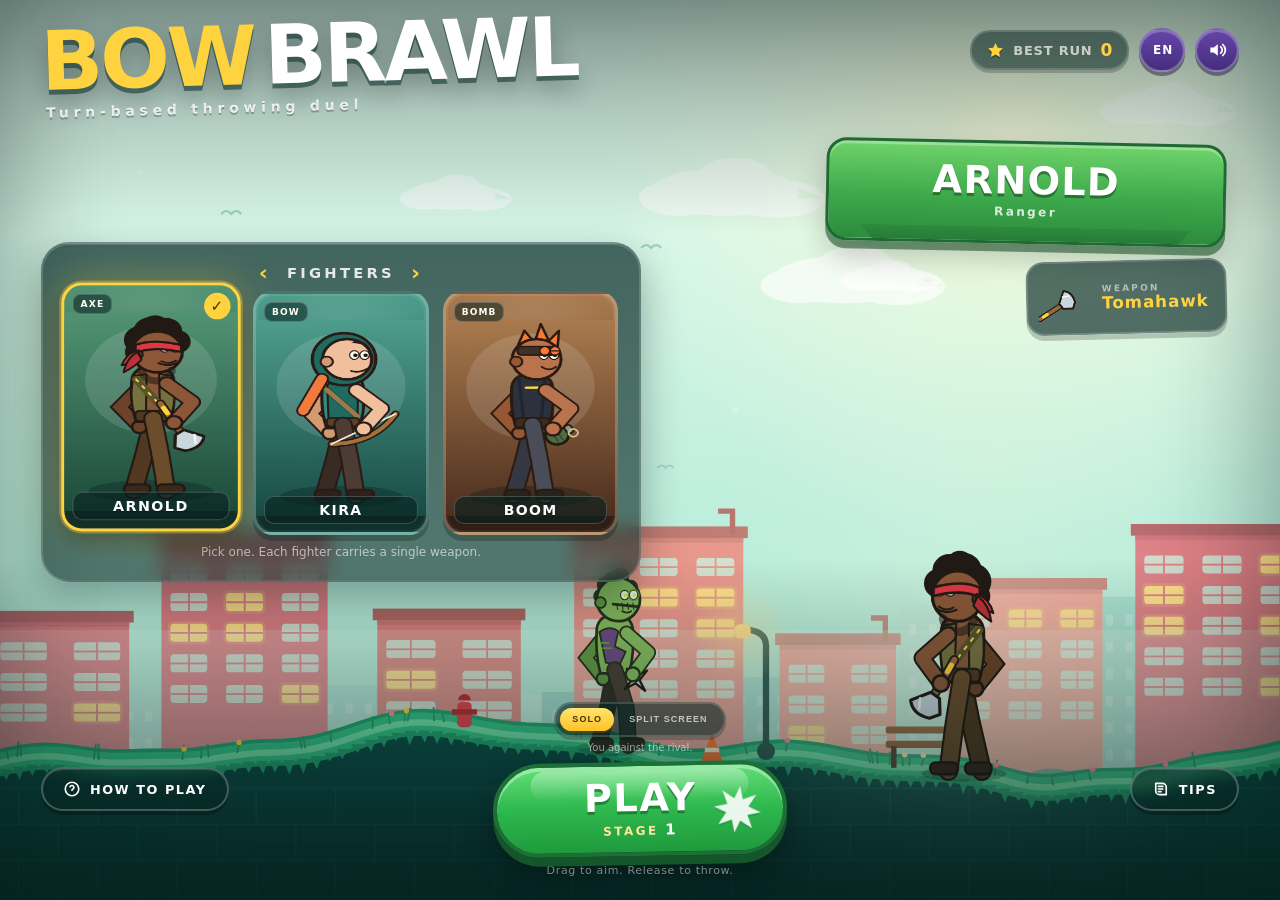
<file: index.html>
<!doctype html>
<html lang="en">
<head>
<meta charset="utf-8" />
<meta name="viewport" content="width=device-width, initial-scale=1, viewport-fit=cover, user-scalable=no" />
<meta name="theme-color" content="#0b3b37" />
<meta name="description" content="Bow Brawl is a turn-based throwing duel with six fighters, one signature weapon each, and a single tap to change the shot." />
<title>Bow Brawl — Turn-Based Throwing Duel</title>
<link rel="stylesheet" href="styles.css" />
</head>
<body>
<div id="app">
  <canvas id="stage" aria-label="Duel arena" data-i18n-aria="aria.arena"></canvas>
  <div id="flash" class="flash" aria-hidden="true"></div>

  <section id="menu" class="menu" aria-label="Main menu" data-i18n-aria="aria.menu">
    <header class="menu-top">
      <div class="brand">
        <h1 class="logo"><span class="logo-bow">BOW</span><span class="logo-brawl">BRAWL</span></h1>
        <p class="tagline" data-i18n="tagline">Turn-based throwing duel</p>
      </div>
      <div class="menu-chips">
        <div class="chip" aria-label="Best run" data-i18n-aria="record">
          <svg class="chip-star" viewBox="0 0 24 24" aria-hidden="true"><path d="M12 2.6l2.8 5.8 6.4.9-4.6 4.5 1.1 6.4-5.7-3-5.7 3 1.1-6.4L2.8 9.3l6.4-.9z"/></svg>
          <span class="chip-label" data-i18n="record">BEST RUN</span>
          <b id="best-streak">0</b>
        </div>
        <button id="lang-btn" class="icon-btn lang-btn" type="button" aria-label="Mudar para português">EN</button>
        <button id="menu-sound" class="icon-btn" type="button" aria-label="Turn sound on or off" data-i18n-aria="aria.sound">
          <svg class="ico-on" viewBox="0 0 24 24" aria-hidden="true"><path d="M4 9h4l5-4v14l-5-4H4z"/><path class="stroke" d="M16.5 8.2a5 5 0 010 7.6M19 5.5a8.5 8.5 0 010 13"/></svg>
          <svg class="ico-off" viewBox="0 0 24 24" aria-hidden="true"><path d="M4 9h4l5-4v14l-5-4H4z"/><path class="stroke" d="M16.5 9.5l5 5M21.5 9.5l-5 5"/></svg>
        </button>
      </div>
    </header>

    <div class="menu-body">
      <section class="roster-panel" aria-label="Fighter select" data-i18n-aria="aria.roster">
        <div class="panel-head">
          <span class="chev" aria-hidden="true">‹</span>
          <span data-i18n="menu.heroes">FIGHTERS</span>
          <span class="chev" aria-hidden="true">›</span>
        </div>
        <div id="hero-cards" class="hero-cards"></div>
        <p class="roster-hint" data-i18n="menu.hint">Pick one. Each fighter carries a single weapon.</p>
      </section>

      <aside class="hero-showcase">
        <div class="hero-banner">
          <div class="hero-banner-ribbon"></div>
          <h2 id="hero-name">ARNOLD</h2>
          <p id="hero-title">Ranger</p>
        </div>
        <div class="weapon-badge">
          <canvas id="menu-weapon" width="112" height="112" aria-hidden="true"></canvas>
          <div>
            <span class="weapon-label" data-i18n="menu.weapon">WEAPON</span>
            <strong id="hero-weapon">Tomahawk</strong>
          </div>
        </div>
      </aside>
    </div>

    <footer class="menu-bottom">
      <button id="how-btn" class="btn-ghost" type="button">
        <svg viewBox="0 0 24 24" aria-hidden="true"><circle class="stroke" cx="12" cy="12" r="9"/><path class="stroke" d="M9.4 9a2.7 2.7 0 015.2 1c0 1.8-2.6 2-2.6 4"/><circle cx="12" cy="17.2" r="1.1" class="fill"/></svg>
        <span data-i18n="menu.how">HOW TO PLAY</span>
      </button>

      <div class="play-wrap">
        <div class="mode-switch" id="mode-switch" role="group" aria-label="Game mode" data-i18n-aria="aria.mode">
          <button id="mode-solo" class="mode-btn active" type="button" aria-pressed="true" data-i18n="menu.modeSolo">SOLO</button>
          <button id="mode-split" class="mode-btn" type="button" aria-pressed="false" data-i18n="menu.modeSplit">SPLIT SCREEN</button>
        </div>
        <p class="mode-note" id="mode-note" data-i18n="menu.modeNoteSolo">You against the rival.</p>

        <button id="play-btn" class="play-btn" type="button" aria-label="Play">
          <span class="play-shine" aria-hidden="true"></span>
          <span class="play-arrow" aria-hidden="true">
            <svg viewBox="0 0 48 48"><path d="M24 4l4 12 12-6-6 12 12 4-12 4 6 12-12-6-4 12-4-12-12 6 6-12-12-4 12-4-6-12 12 6z"/></svg>
          </span>
          <span class="play-text" data-i18n="menu.play">PLAY</span>
          <span class="play-sub"><span id="play-stage-label" data-i18n="menu.stageWord">STAGE</span> <b id="level-num">1</b></span>
        </button>
        <span class="play-hint" data-i18n="menu.dragHint">Drag to aim. Release to throw.</span>
      </div>

      <button id="menu-help-btn" class="btn-ghost" type="button" aria-label="How to play">
        <svg viewBox="0 0 24 24" aria-hidden="true"><path class="stroke" d="M5 4.5h9a5 5 0 015 5v10H10a5 5 0 01-5-5z"/><path class="stroke" d="M8.5 8.5h6M8.5 12h6M8.5 15.5h3.5"/></svg>
        <span data-i18n="menu.tips">TIPS</span>
      </button>
    </footer>
  </section>

  <section id="hud" class="hud" aria-label="Match HUD" data-i18n-aria="aria.hud" hidden>
    <button id="pause-btn" class="icon-btn hud-pause" aria-label="Pause" data-i18n-aria="aria.pause">
      <svg viewBox="0 0 24 24" aria-hidden="true"><rect x="6.5" y="5" width="4" height="14" rx="2"/><rect x="13.5" y="5" width="4" height="14" rx="2"/></svg>
    </button>

    <div class="duel">
      <div class="fighter left">
        <div class="avatar-wrap"><canvas id="player-avatar" class="avatar" width="128" height="128" aria-hidden="true"></canvas><span class="turn-dot"></span></div>
        <div class="fighter-info">
          <div class="fighter-name" id="player-name">ARNOLD</div>
          <div class="bar"><i id="player-hp-fill"></i><span id="player-hp-text">100</span></div>
        </div>
      </div>

      <div class="vs-badge" aria-hidden="true">
        <svg viewBox="0 0 48 48"><path d="M8 40L30 18l6-10 6 6-10 6L10 42z" fill="#ffd23f"/><path d="M40 40L18 18l-6-10-6 6 10 6 22 20z" fill="#fff3c4"/><circle cx="24" cy="24" r="4" fill="#6b3fbf"/></svg>
      </div>

      <div class="fighter right">
        <div class="fighter-info">
          <div class="fighter-name" id="enemy-name">ZUMBI</div>
          <div class="bar"><i id="enemy-hp-fill"></i><span id="enemy-hp-text">100</span></div>
        </div>
        <div class="avatar-wrap"><canvas id="enemy-avatar" class="avatar" width="128" height="128" aria-hidden="true"></canvas><span class="turn-dot"></span></div>
      </div>
    </div>

    <div id="split-line" class="split-line" aria-hidden="true" hidden></div>

    <button id="sound-btn" class="icon-btn hud-sound" aria-label="Turn sound on or off" data-i18n-aria="aria.sound">
      <svg class="ico-on" viewBox="0 0 24 24" aria-hidden="true"><path d="M4 9h4l5-4v14l-5-4H4z"/><path class="stroke" d="M16.5 8.2a5 5 0 010 7.6M19 5.5a8.5 8.5 0 010 13"/></svg>
      <svg class="ico-off" viewBox="0 0 24 24" aria-hidden="true"><path d="M4 9h4l5-4v14l-5-4H4z"/><path class="stroke" d="M16.5 9.5l5 5M21.5 9.5l-5 5"/></svg>
    </button>

    <div id="turn-toast" class="turn-toast" role="status">YOUR TURN</div>
    <div id="wind-chip" class="wind-chip">
      <svg viewBox="0 0 24 24" aria-hidden="true"><path class="stroke" d="M3 9h10a3 3 0 100-6M3 15h14a3 3 0 110 6M3 12h18"/></svg>
      <span class="wind-label" data-i18n="hud.wind">WIND</span>
      <b id="wind-value">0</b>
      <span id="wind-arrow" class="wind-arrow">→</span>
    </div>
    <div id="timer-chip" class="timer-chip"><span class="timer-label" data-i18n="hud.time">TIME</span><b id="timer-value">20</b></div>
    <div id="weapon-slot" class="weapon-slot" aria-label="Signature weapon" data-i18n-aria="aria.weapon"></div>
    <div id="ability-hint" class="ability-hint" hidden>
      <span data-i18n="ability.tap">TAP THE SCREEN</span>
      <b id="ability-name">RETURN</b>
    </div>
  </section>

  <div id="vignette" class="vignette" aria-hidden="true"></div>

  <div id="rotate" class="overlay rotate" hidden>
    <div class="rotate-card">
      <div class="phone-rotate" aria-hidden="true">
        <svg viewBox="0 0 96 96"><rect x="30" y="14" width="36" height="66" rx="8" class="stroke"/><path class="stroke" d="M16 34a34 34 0 0118-15M80 62a34 34 0 01-18 15"/><path d="M13 24l4 11-11 1z" fill="currentColor"/><path d="M83 72l-4-11 11-1z" fill="currentColor"/></svg>
      </div>
      <h2 data-i18n="rotate.title">ROTATE YOUR DEVICE</h2>
      <p data-i18n="rotate.body">This duel is built for landscape. Turn your phone sideways and hold it with both hands.</p>
      <button id="rotate-continue" class="btn-ghost" type="button" data-i18n="rotate.continue">PLAY IN PORTRAIT</button>
    </div>
  </div>

  <div id="help" class="overlay" hidden>
    <div class="panel-card help-card">
      <div class="panel-kicker" data-i18n="help.kicker">QUICK GUIDE</div>
      <h2 data-i18n="help.title">HOW TO PLAY</h2>
      <div class="help-grid">
        <div class="help-item"><span class="help-num">1</span><div><strong data-i18n="help.i1t">Aim and throw</strong><p data-i18n="help.i1b">Drag toward your rival and release. The longer the drag, the harder the throw.</p></div></div>
        <div class="help-item"><span class="help-num">2</span><div><strong data-i18n="help.i2t">Mind the wind</strong><p data-i18n="help.i2b">Wind pushes the projectile in flight. Check the meter before you commit.</p></div></div>
        <div class="help-item"><span class="help-num">3</span><div><strong data-i18n="help.i3t">One weapon each</strong><p data-i18n="help.i3b">Every fighter has a single weapon with its own weight, damage and range.</p></div></div>
        <div class="help-item"><span class="help-num">4</span><div><strong data-i18n="help.i4t">Tap after the throw</strong><p data-i18n="help.i4b">Tap the screen while your shot is airborne to trigger its ability: detonate, return, split or boost.</p></div></div>
      </div>
      <div class="panel-actions">
        <button id="help-close" class="btn-primary" type="button" data-i18n="help.close">GOT IT</button>
      </div>
    </div>
  </div>

  <div id="pause" class="overlay" hidden>
    <div class="panel-card pause-card">
      <div class="panel-kicker" data-i18n="pause.kicker">TIME OUT</div>
      <h2 data-i18n="pause.title">PAUSED</h2>
      <p class="panel-sub" data-i18n="pause.sub">Take your time. The next throw can swing the match.</p>
      <div class="pause-actions">
        <button id="pause-resume" class="btn-primary" type="button" data-i18n="pause.resume">RESUME</button>
        <button id="pause-restart" class="btn-ghost" type="button" data-i18n="pause.restart">RESTART MATCH</button>
        <button id="pause-help" class="btn-ghost" type="button" data-i18n="pause.help">HOW TO PLAY</button>
        <button id="pause-menu" class="btn-ghost danger" type="button" data-i18n="pause.menu">QUIT TO MENU</button>
      </div>
    </div>
  </div>

  <div id="result" class="overlay result" hidden>
    <div class="result-card">
      <div class="result-burst" aria-hidden="true"></div>
      <div class="panel-kicker" id="result-kicker">STAGE 1</div>
      <h2 id="result-title">YOU WIN</h2>
      <p id="result-sub">Clean throw. The next opponent is already waiting.</p>
      <div class="result-stats">
        <div class="stat"><span data-i18n="result.best">BEST RUN</span><b id="result-best">0</b></div>
        <div class="stat"><span data-i18n="result.damage">DAMAGE</span><b id="result-damage">0</b></div>
        <div class="stat"><span data-i18n="result.shots">THROWS</span><b id="result-shots">0</b></div>
      </div>
      <div class="result-actions">
        <button id="result-next" class="btn-primary" type="button">NEXT MATCH</button>
        <button id="result-menu" class="btn-ghost" type="button" data-i18n="result.menu">MENU</button>
      </div>
    </div>
  </div>
</div>
<script type="module" src="src/main.js"></script>
</body>
</html>
</file>
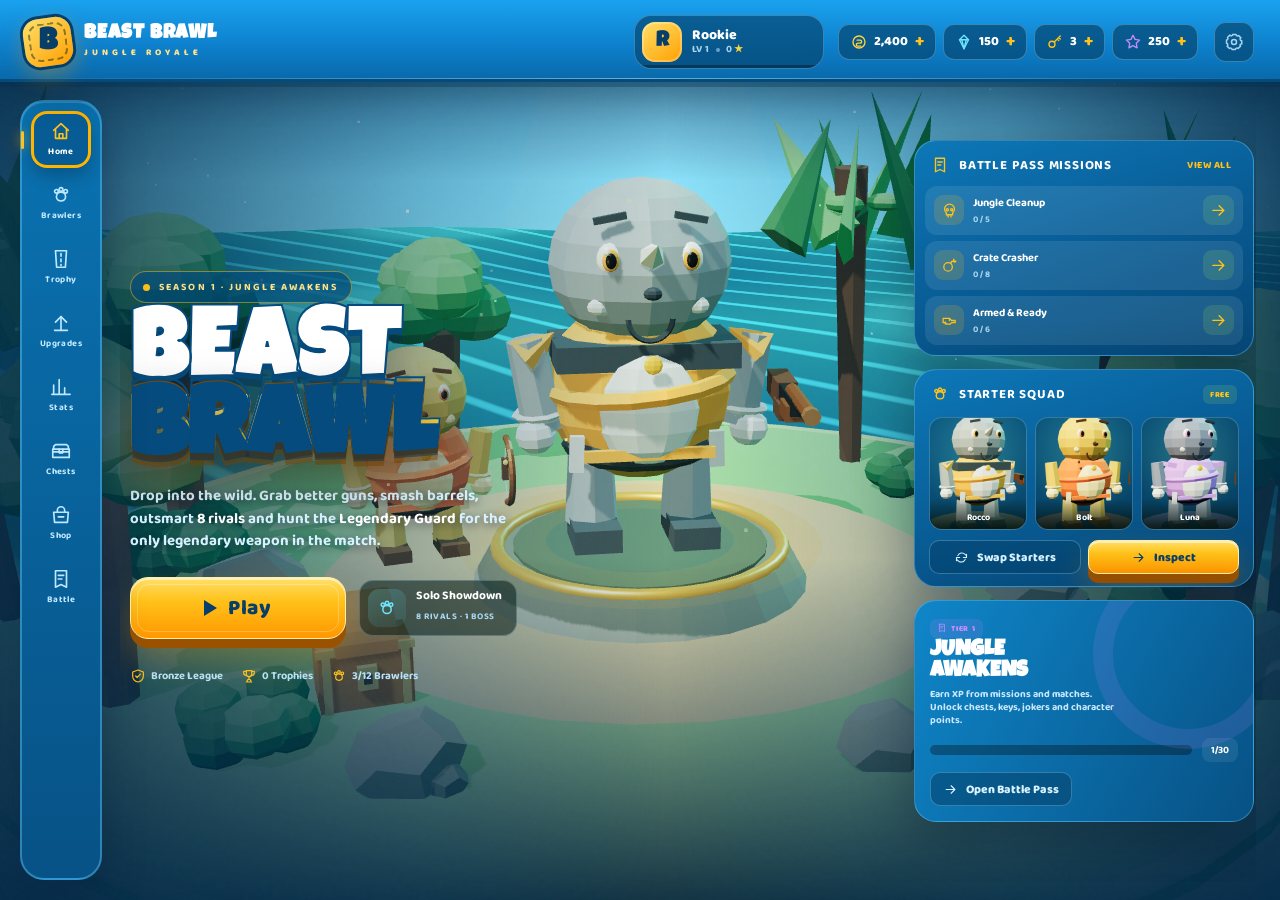
<file: beast-brawl/index.html>
<!doctype html>
<html lang="en">
<head>
  <meta charset="utf-8">
  <meta name="viewport" content="width=device-width, initial-scale=1, maximum-scale=1, user-scalable=no, viewport-fit=cover">
  <meta name="theme-color" content="#071a16">
  <meta name="description" content="Beast Brawl - a wild 3D jungle battle royale.">
  <title>Beast Brawl — Jungle Royale</title>
  <link rel="icon" href="data:image/svg+xml,<svg xmlns=%22http://www.w3.org/2000/svg%22 viewBox=%220 0 100 100%22><circle cx=%2250%22 cy=%2250%22 r=%2248%22 fill=%22%23c6ff4a%22/><text y=%2270%22 x=%2250%22 font-size=%2260%22 text-anchor=%22middle%22 font-family=%22Arial Black%22 fill=%22%23071a16%22>B</text></svg>">
  <link rel="stylesheet" href="./styles.css">
  <script type="importmap">
    { "imports": { "three": "./vendor/three.module.js" } }
  </script>
</head>
<body>
  <div id="app">
    <canvas id="scene" aria-label="Beast Brawl 3D scene"></canvas>
    <div class="scene-shade"></div>
    <div class="scene-grain"></div>

    <div id="menu-ui" class="menu-ui">
      <header class="topbar">
        <div class="brand">
          <div class="brand-mark"><span>B</span></div>
          <div class="brand-copy">
            <strong>BEAST BRAWL</strong>
            <small>JUNGLE ROYALE</small>
          </div>
        </div>
        <div class="topbar-spacer"></div>
        <button class="profile-chip" data-action="profile" aria-label="Player profile">
          <span class="profile-avatar" id="profile-avatar">R</span>
          <span class="profile-info">
            <strong id="profile-name">Rookie</strong>
            <small><span id="profile-level">LV 1</span><span class="dot"></span><span id="profile-trophies">0</span> <span class="tiny-trophy">★</span></small>
          </span>
          <span class="profile-xp"><span id="profile-xp-fill"></span></span>
        </button>
        <div class="currency-row" id="currency-row"></div>
        <button class="icon-btn top-settings" data-action="settings" aria-label="Settings" id="settings-btn"></button>
      </header>

      <aside class="side-nav" id="side-nav" aria-label="Main navigation"></aside>
      <main class="page" id="page"></main>
      <nav class="mobile-nav" id="mobile-nav" aria-label="Mobile navigation"></nav>
    </div>

    <div id="battle-ui" class="battle-ui hidden"></div>
    <div id="modal-root" class="modal-root"></div>
    <div id="toast-root" class="toast-root"></div>
    <div id="loading-screen" class="loading-screen hidden">
      <div class="loading-logo"><span>B</span></div>
      <div class="loading-title">BEAST BRAWL</div>
      <div class="loading-bar"><span></span></div>
      <div class="loading-copy">Dropping into the jungle...</div>
    </div>
    <div id="flash" class="flash"></div>
  </div>
  <script type="module" src="./src/main.js"></script>
</body>
</html>
</file>
<file: styles.css>
:root {
  --ink: #173d38;
  --ink-soft: #2b5a53;
  --cream: #fffdf4;
  --mint: #a7e8d0;
  --green: #37c96c;
  --green-dark: #1d7a3e;
  --gold: #ffd23f;
  --gold-dark: #b5760c;
  --purple: #7b4fd1;
  --coral: #f08080;
  --pink: #ff5d8f;
  --bar-green: #49d96e;
  --bar-red: #ff5470;
  --shadow: 0 16px 40px rgba(2, 22, 20, 0.35);
  --ui-font: "Trebuchet MS", "Segoe UI", "Avenir Next", system-ui, -apple-system, sans-serif;
}

* { box-sizing: border-box; }

html, body {
  margin: 0;
  padding: 0;
  height: 100%;
  overflow: hidden;
  background: #0b3b37;
  color: var(--cream);
  font-family: var(--ui-font);
  -webkit-tap-highlight-color: transparent;
  overscroll-behavior: none;
}

body {
  user-select: none;
  -webkit-user-select: none;
  touch-action: none;
}

[hidden] { display: none !important; }

#app {
  position: fixed;
  inset: 0;
  overflow: hidden;
  background:
    radial-gradient(circle at 50% 0%, #2a7d6d 0%, #0b3b37 55%, #062a27 100%);
}

#stage {
  position: absolute;
  inset: 0;
  width: 100%;
  height: 100%;
  display: block;
  touch-action: none;
}

button {
  font-family: inherit;
  border: 0;
  cursor: pointer;
  color: inherit;
  background: none;
  padding: 0;
}

button:focus-visible {
  outline: 3px solid var(--gold);
  outline-offset: 3px;
}

svg { width: 100%; height: 100%; display: block; }
svg .stroke {
  fill: none;
  stroke: currentColor;
  stroke-width: 2.2;
  stroke-linecap: round;
  stroke-linejoin: round;
}

.vignette {
  position: absolute;
  inset: 0;
  pointer-events: none;
  z-index: 12;
  box-shadow:
    inset 0 0 120px rgba(2, 20, 18, 0.28),
    inset 0 -90px 120px rgba(2, 20, 18, 0.18);
}

.flash {
  position: absolute;
  inset: 0;
  pointer-events: none;
  z-index: 11;
  opacity: 0;
  background: radial-gradient(circle at 50% 55%, rgba(255,255,255,0) 35%, rgba(255, 60, 70, 0.32) 100%);
}
.flash.pulse { animation: flash-pulse 0.28s ease-out; }
@keyframes flash-pulse {
  0% { opacity: 0.9; }
  100% { opacity: 0; }
}

.icon-btn {
  width: 46px;
  height: 46px;
  border-radius: 50%;
  display: grid;
  place-items: center;
  padding: 10px;
  color: #fff;
  background: linear-gradient(180deg, rgba(99, 65, 170, 0.95), rgba(65, 38, 122, 0.95));
  border: 2px solid rgba(255, 255, 255, 0.28);
  box-shadow: 0 4px 0 rgba(30, 14, 60, 0.45), inset 0 2px 0 rgba(255, 255, 255, 0.22);
  transition: transform 0.12s ease, filter 0.12s ease;
}
.icon-btn:hover { filter: brightness(1.1); transform: translateY(-1px); }
.icon-btn:active { transform: translateY(2px); box-shadow: 0 1px 0 rgba(30, 14, 60, 0.45); }
.icon-btn svg { fill: currentColor; }
.icon-btn .ico-off { display: none; }
.icon-btn.muted .ico-on { display: none; }
.icon-btn.muted .ico-off { display: block; }

.chip {
  display: flex;
  align-items: center;
  gap: 8px;
  padding: 8px 14px;
  border-radius: 999px;
  background: rgba(8, 38, 35, 0.55);
  border: 2px solid rgba(255, 255, 255, 0.16);
  box-shadow: 0 3px 0 rgba(0, 0, 0, 0.2);
  font-size: 13px;
  letter-spacing: 0.06em;
  backdrop-filter: blur(6px);
}
.chip-star { width: 19px; height: 19px; fill: var(--gold); filter: drop-shadow(0 2px 0 rgba(0,0,0,.25)); }
.chip-label { opacity: 0.7; font-weight: 700; }
.chip b { font-size: 17px; color: var(--gold); }

/* ---------------- MENU ---------------- */

.menu {
  position: absolute;
  inset: 0;
  z-index: 20;
  display: flex;
  flex-direction: column;
  gap: clamp(6px, 1.2vh, 14px);
  padding: clamp(14px, 2.2vw, 34px) clamp(18px, 3.2vw, 58px) clamp(14px, 2.6vh, 30px);
  background:
    linear-gradient(180deg, rgba(5, 34, 31, 0.42) 0%, rgba(5, 34, 31, 0) 26%, rgba(5, 34, 31, 0) 62%, rgba(3, 26, 24, 0.62) 100%);
  transition: opacity 0.35s ease, visibility 0.35s ease, transform 0.35s ease;
}
.menu.is-hidden {
  opacity: 0;
  visibility: hidden;
  transform: scale(1.02);
  pointer-events: none;
}

.menu-top {
  display: flex;
  align-items: flex-start;
  justify-content: space-between;
  gap: 16px;
}

.brand { transform: rotate(-1.6deg); transform-origin: left center; }
.logo {
  margin: 0;
  font-size: clamp(46px, 6.4vw, 88px);
  line-height: 0.82;
  font-weight: 900;
  letter-spacing: -0.035em;
  text-transform: uppercase;
  text-shadow: 0 5px 0 rgba(7, 48, 43, 0.55), 0 12px 26px rgba(0, 0, 0, 0.32);
}
.logo-bow { color: var(--gold); }
.logo-brawl { color: #fff; margin-left: 0.12em; }
.tagline {
  margin: 10px 0 0 4px;
  font-size: clamp(10px, 1.1vw, 14px);
  font-weight: 800;
  letter-spacing: 0.34em;
  color: rgba(255, 255, 255, 0.82);
  text-shadow: 0 2px 0 rgba(0, 0, 0, 0.25);
}
.menu-chips { display: flex; align-items: center; gap: 10px; }
.menu-chips .icon-btn { width: 44px; height: 44px; }
.lang-btn {
  width: auto;
  min-width: 46px;
  padding: 0 12px;
  border-radius: 999px;
  font-size: 12px;
  font-weight: 900;
  letter-spacing: 0.08em;
}

.menu-body {
  flex: 1;
  min-height: 0;
  display: flex;
  align-items: center;
  justify-content: space-between;
  gap: clamp(16px, 3vw, 46px);
  padding: clamp(4px, 1vh, 12px) 0;
}

.roster-panel {
  width: min(600px, 55vw);
  max-height: 100%;
  display: flex;
  flex-direction: column;
  gap: 10px;
  padding: clamp(12px, 1.6vw, 22px);
  border-radius: 28px;
  background: linear-gradient(180deg, rgba(10, 45, 41, 0.72), rgba(7, 36, 33, 0.58));
  border: 2px solid rgba(255, 255, 255, 0.16);
  box-shadow: var(--shadow), inset 0 1px 0 rgba(255, 255, 255, 0.14);
  backdrop-filter: blur(10px);
}
.panel-head {
  display: flex;
  align-items: center;
  justify-content: center;
  gap: 16px;
  font-size: clamp(12px, 1.15vw, 15px);
  font-weight: 900;
  letter-spacing: 0.22em;
  color: rgba(255, 255, 255, 0.86);
}
.panel-head .chev { color: var(--gold); font-size: 22px; line-height: 0; }

.hero-cards {
  display: grid;
  grid-template-columns: repeat(3, 1fr);
  gap: clamp(8px, 1.1vw, 14px);
  min-height: 0;
}

.hero-card {
  position: relative;
  display: block;
  aspect-ratio: 0.72;
  border-radius: 20px;
  overflow: hidden;
  border: 3px solid rgba(255, 255, 255, 0.22);
  background: linear-gradient(180deg, var(--card-a), var(--card-b));
  box-shadow: 0 6px 0 rgba(0, 0, 0, 0.22), inset 0 0 0 2px rgba(255, 255, 255, 0.08);
  transition: transform 0.18s cubic-bezier(.2,.9,.3,1.3), border-color 0.18s ease, box-shadow 0.18s ease;
  isolation: isolate;
}
.hero-card::before {
  content: "";
  position: absolute;
  inset: 0;
  background:
    radial-gradient(circle at 50% 34%, rgba(255, 255, 255, 0.22), transparent 55%),
    linear-gradient(180deg, transparent 45%, rgba(0, 0, 0, 0.34) 100%);
  z-index: 1;
}
.hero-card canvas {
  position: absolute;
  left: 0;
  bottom: 7%;
  width: 100%;
  height: 82%;
  z-index: 2;
  filter: drop-shadow(0 8px 6px rgba(0, 0, 0, 0.2));
}
.hero-card:hover { transform: translateY(-5px); border-color: rgba(255, 255, 255, 0.55); }
.hero-card.selected {
  border-color: var(--gold);
  transform: translateY(-6px) scale(1.02);
  box-shadow: 0 0 0 2px rgba(255, 210, 63, 0.35), 0 10px 24px rgba(0, 0, 0, 0.35), 0 0 36px rgba(255, 210, 63, 0.36);
}
.hero-card .card-name {
  position: absolute;
  z-index: 3;
  left: 8px;
  right: 8px;
  bottom: 8px;
  text-align: center;
  font-size: clamp(11px, 1.1vw, 14px);
  font-weight: 900;
  letter-spacing: 0.1em;
  padding: 5px 4px;
  border-radius: 10px;
  color: #fff;
  background: rgba(7, 32, 30, 0.6);
  border: 1px solid rgba(255, 255, 255, 0.2);
  text-shadow: 0 1px 0 rgba(0, 0, 0, 0.3);
}
.hero-card .card-check {
  position: absolute;
  z-index: 3;
  top: 7px;
  right: 7px;
  width: 26px;
  height: 26px;
  display: grid;
  place-items: center;
  border-radius: 50%;
  background: var(--gold);
  color: #4a3305;
  font-size: 15px;
  font-weight: 900;
  opacity: 0;
  transform: scale(0.4);
  transition: all 0.18s ease;
}
.hero-card.selected .card-check { opacity: 1; transform: scale(1); }
.hero-card .card-weapon {
  position: absolute;
  z-index: 3;
  top: 8px;
  left: 8px;
  font-size: 9px;
  font-weight: 800;
  letter-spacing: 0.12em;
  padding: 4px 7px;
  border-radius: 8px;
  background: rgba(7, 32, 30, 0.55);
  border: 1px solid rgba(255, 255, 255, 0.22);
  text-transform: uppercase;
}
.roster-hint {
  margin: 0;
  text-align: center;
  font-size: clamp(10px, 0.95vw, 12px);
  color: rgba(255, 255, 255, 0.62);
}

.hero-showcase {
  width: min(400px, 32vw);
  display: flex;
  flex-direction: column;
  align-self: flex-start;
  align-items: flex-end;
  gap: 16px;
  margin-right: clamp(0px, 1vw, 20px);
}
.hero-banner {
  position: relative;
  width: 100%;
  padding: clamp(10px, 1.4vw, 18px) clamp(16px, 2vw, 26px) clamp(14px, 1.8vw, 22px);
  text-align: center;
  border-radius: 20px;
  background: linear-gradient(180deg, #6fd36a 0%, #3da94b 55%, #2d8b3d 100%);
  border: 3px solid #1f6a32;
  box-shadow: 0 8px 0 rgba(20, 76, 35, 0.55), inset 0 3px 0 rgba(255, 255, 255, 0.3), 0 16px 30px rgba(0, 0, 0, 0.2);
  transform: rotate(1.2deg);
  overflow: hidden;
}
.hero-banner::after {
  content: "";
  position: absolute;
  left: 8%;
  right: 8%;
  bottom: -16px;
  height: 30px;
  background: linear-gradient(180deg, #2d8b3d, #1f6a32);
  clip-path: polygon(0 0, 100% 0, 92% 100%, 50% 58%, 8% 100%);
}
.hero-banner h2 {
  position: relative;
  z-index: 1;
  margin: 0;
  font-size: clamp(24px, 3vw, 42px);
  line-height: 1;
  font-weight: 900;
  letter-spacing: 0.03em;
  color: #fff;
  text-shadow: 0 3px 0 rgba(18, 68, 28, 0.55);
}
.hero-banner p {
  position: relative;
  z-index: 1;
  margin: 5px 0 0;
  font-size: clamp(9px, 0.95vw, 12px);
  font-weight: 800;
  letter-spacing: 0.2em;
  color: rgba(255, 255, 255, 0.82);
}
.weapon-badge {
  display: flex;
  align-items: center;
  gap: 10px;
  padding: 8px 16px 8px 10px;
  border-radius: 18px;
  background: rgba(8, 38, 35, 0.66);
  border: 2px solid rgba(255, 255, 255, 0.2);
  box-shadow: 0 5px 0 rgba(0, 0, 0, 0.2);
  transform: rotate(-1.4deg);
}
.weapon-badge canvas { width: 54px; height: 54px; }
.weapon-label {
  display: block;
  font-size: 9px;
  font-weight: 800;
  letter-spacing: 0.24em;
  color: rgba(255, 255, 255, 0.56);
}
.weapon-badge strong {
  font-size: clamp(13px, 1.3vw, 18px);
  letter-spacing: 0.06em;
  color: var(--gold);
}

.menu-bottom {
  display: grid;
  grid-template-columns: 1fr auto 1fr;
  align-items: center;
  gap: 14px;
  padding-bottom: max(0px, env(safe-area-inset-bottom));
}
.btn-ghost {
  display: inline-flex;
  align-items: center;
  justify-content: center;
  gap: 9px;
  min-height: 44px;
  padding: 10px 20px;
  border-radius: 999px;
  font-size: clamp(11px, 1vw, 13px);
  font-weight: 900;
  letter-spacing: 0.12em;
  color: #fff;
  background: rgba(8, 38, 35, 0.55);
  border: 2px solid rgba(255, 255, 255, 0.24);
  box-shadow: 0 4px 0 rgba(0, 0, 0, 0.24), inset 0 1px 0 rgba(255,255,255,.12);
  transition: transform 0.12s ease, background 0.12s ease, border-color 0.12s ease;
  backdrop-filter: blur(6px);
}
.btn-ghost svg { width: 18px; height: 18px; flex: 0 0 auto; }
.btn-ghost:hover { background: rgba(20, 68, 62, 0.7); border-color: rgba(255, 210, 63, 0.6); }
.btn-ghost:active { transform: translateY(2px); }
.btn-ghost.danger { color: #ffd0d4; border-color: rgba(255, 120, 130, 0.4); }
.menu-bottom > .btn-ghost:first-child { justify-self: start; }
.menu-bottom > .btn-ghost:last-child { justify-self: end; }

.play-wrap { display: flex; flex-direction: column; align-items: center; gap: 8px; }
.mode-switch {
  display: flex;
  gap: 3px;
  padding: 4px;
  border-radius: 999px;
  background: rgba(8, 38, 35, 0.58);
  border: 2px solid rgba(255, 255, 255, 0.16);
  box-shadow: 0 3px 0 rgba(0, 0, 0, 0.2);
}
.mode-btn {
  border: 0;
  padding: 7px 12px;
  border-radius: 999px;
  background: transparent;
  color: rgba(255, 255, 255, 0.68);
  font: 800 9px/1 "Trebuchet MS", "Segoe UI", sans-serif;
  letter-spacing: 0.12em;
  cursor: pointer;
  transition: color 0.12s ease, background 0.12s ease;
}
.mode-btn:hover { color: #fff; }
.mode-btn.active {
  color: #4a3305;
  background: linear-gradient(180deg, #ffe46e, #ffc226);
  box-shadow: 0 2px 0 rgba(120, 76, 3, 0.45);
}
.mode-note {
  margin: -3px 0 1px;
  font-size: 10px;
  color: rgba(255, 255, 255, 0.58);
  text-align: center;
}
.play-btn {
  position: relative;
  isolation: isolate;
  width: clamp(220px, 23vw, 320px);
  height: clamp(76px, 10.4vh, 100px);
  border-radius: 999px;
  display: flex;
  flex-direction: column;
  align-items: center;
  justify-content: center;
  background: linear-gradient(180deg, #63e078 0%, #2fb94f 48%, #1f9a3d 100%);
  border: 4px solid #1d7035;
  box-shadow:
    0 9px 0 #14562a,
    0 18px 30px rgba(0, 0, 0, 0.32),
    inset 0 4px 0 rgba(255, 255, 255, 0.35);
  transform: rotate(-1deg);
  transition: transform 0.14s ease, filter 0.14s ease;
  animation: play-breathe 2.6s ease-in-out infinite;
}
.play-btn:hover { filter: brightness(1.07); transform: rotate(-1deg) translateY(-2px) scale(1.02); }
.play-btn:active { transform: rotate(-1deg) translateY(5px) scale(0.99); box-shadow: 0 3px 0 #14562a, inset 0 4px 0 rgba(255,255,255,.3); animation: none; }
.play-shine {
  position: absolute;
  inset: 4px 12% auto;
  height: 34%;
  border-radius: 999px;
  background: linear-gradient(180deg, rgba(255, 255, 255, 0.38), rgba(255, 255, 255, 0));
  z-index: -1;
}
.play-arrow {
  position: absolute;
  right: clamp(14px, 1.6vw, 22px);
  top: 50%;
  width: clamp(36px, 4vw, 52px);
  height: clamp(36px, 4vw, 52px);
  transform: translateY(-50%) rotate(8deg);
  color: rgba(255, 255, 255, 0.9);
  filter: drop-shadow(0 2px 0 rgba(0, 0, 0, 0.12));
  pointer-events: none;
}
.play-arrow svg { fill: currentColor; }
.play-text {
  font-size: clamp(28px, 3vw, 44px);
  font-weight: 900;
  letter-spacing: 0.04em;
  line-height: 1;
  color: #fff;
  text-shadow: 0 3px 0 rgba(16, 86, 35, 0.55);
}
.play-sub {
  margin-top: 4px;
  font-size: clamp(9px, 1vw, 12px);
  font-weight: 800;
  letter-spacing: 0.2em;
  color: #ffe89b;
}
.play-sub b { font-size: 1.25em; color: #fff; }
.play-hint {
  font-size: clamp(9px, 0.9vw, 11px);
  letter-spacing: 0.06em;
  color: rgba(255, 255, 255, 0.62);
  text-shadow: 0 1px 0 rgba(0, 0, 0, 0.3);
}
@keyframes play-breathe {
  0%, 100% { box-shadow: 0 9px 0 #14562a, 0 18px 30px rgba(0,0,0,.32), 0 0 0 rgba(108, 255, 138, 0), inset 0 4px 0 rgba(255,255,255,.35); }
  50% { box-shadow: 0 9px 0 #14562a, 0 18px 30px rgba(0,0,0,.32), 0 0 34px rgba(108, 255, 138, 0.38), inset 0 4px 0 rgba(255,255,255,.35); }
}

/* ---------------- HUD ---------------- */

.hud {
  position: absolute;
  inset: 0;
  z-index: 16;
  pointer-events: none;
  padding: max(10px, env(safe-area-inset-top)) max(12px, env(safe-area-inset-right)) max(10px, env(safe-area-inset-bottom)) max(12px, env(safe-area-inset-left));
}
.hud .icon-btn { pointer-events: auto; }
.hud-pause { position: absolute; top: clamp(10px, 2.2vh, 20px); left: clamp(10px, 1.6vw, 22px); }
.hud-sound { position: absolute; top: clamp(10px, 2.2vh, 20px); right: clamp(10px, 1.6vw, 22px); }

.duel {
  position: absolute;
  top: clamp(10px, 2vh, 22px);
  left: 50%;
  transform: translateX(-50%);
  width: min(88vw, 880px);
  display: flex;
  align-items: center;
  gap: clamp(6px, 0.9vw, 12px);
  filter: drop-shadow(0 6px 14px rgba(0, 0, 0, 0.22));
}
.fighter {
  flex: 1 1 0;
  min-width: 0;
  display: flex;
  align-items: center;
  gap: 9px;
}
.fighter.right { flex-direction: row; justify-content: flex-end; }
.fighter-info { flex: 1 1 auto; min-width: 0; display: flex; flex-direction: column; gap: 3px; }
.fighter.right .fighter-info { align-items: flex-end; }
.avatar-wrap {
  position: relative;
  flex: 0 0 auto;
  width: clamp(44px, 5vw, 62px);
  height: clamp(44px, 5vw, 62px);
  border-radius: 50%;
  background: radial-gradient(circle at 35% 30%, #6ee7a3, #1c8a52);
  border: 3px solid rgba(255, 255, 255, 0.62);
  box-shadow: 0 3px 0 rgba(0, 0, 0, 0.25), inset 0 0 14px rgba(0, 0, 0, 0.18);
  transition: box-shadow 0.2s ease, transform 0.2s ease;
  overflow: visible;
}
.fighter.right .avatar-wrap { background: radial-gradient(circle at 35% 30%, #ff9c9c, #b1304e); }
.avatar { width: 100%; height: 100%; border-radius: 50%; display: block; }
.turn-dot {
  position: absolute;
  left: 50%;
  bottom: -7px;
  width: 12px;
  height: 12px;
  margin-left: -6px;
  border-radius: 50%;
  background: var(--gold);
  border: 2px solid #7a5508;
  opacity: 0;
  transform: scale(0.2);
  transition: all 0.2s cubic-bezier(.2,.9,.3,1.4);
}
.fighter.active .turn-dot { opacity: 1; transform: scale(1); }
.fighter.active .avatar-wrap {
  box-shadow: 0 0 0 3px var(--gold), 0 0 22px rgba(255, 210, 63, 0.55), 0 3px 0 rgba(0, 0, 0, 0.25);
  transform: translateY(-2px);
}
.fighter.active .bar { box-shadow: 0 0 0 2px rgba(255, 210, 63, 0.7), 0 0 16px rgba(255, 210, 63, 0.45); }
.fighter-name {
  max-width: 100%;
  overflow: hidden;
  text-overflow: ellipsis;
  white-space: nowrap;
  font-size: clamp(9px, 1vw, 12px);
  font-weight: 900;
  letter-spacing: 0.14em;
  color: #fff;
  text-shadow: 0 2px 0 rgba(0, 0, 0, 0.35);
}
.bar {
  position: relative;
  width: 100%;
  height: clamp(14px, 1.9vh, 22px);
  border-radius: 999px;
  background: rgba(10, 24, 28, 0.6);
  border: 2px solid rgba(255, 255, 255, 0.45);
  overflow: hidden;
  box-shadow: inset 0 2px 4px rgba(0, 0, 0, 0.35);
}
.bar i {
  position: absolute;
  top: 0;
  bottom: 0;
  left: 0;
  width: 100%;
  border-radius: 999px;
  background: linear-gradient(180deg, #8cf99d 0%, #49d96e 45%, #1fa94b 100%);
  box-shadow: inset 0 2px 0 rgba(255, 255, 255, 0.4);
  transition: width 0.35s cubic-bezier(.2,.8,.3,1), background 0.3s ease;
}
.fighter.right .bar i {
  left: auto;
  right: 0;
  background: linear-gradient(180deg, #ff9aa6 0%, #ff5470 45%, #d42245 100%);
}
.bar.low i { background: linear-gradient(180deg, #ffd36b 0%, #ff8b3d 45%, #e3511f 100%); }
.fighter.right .bar.low i { background: linear-gradient(180deg, #ffd36b 0%, #ff8b3d 45%, #e3511f 100%); }
.bar span {
  position: absolute;
  inset: 0;
  display: grid;
  place-items: center;
  font-size: clamp(9px, 1.05vh, 12px);
  font-weight: 900;
  color: #fff;
  text-shadow: 0 1px 2px rgba(0, 0, 0, 0.55);
  letter-spacing: 0.06em;
}
.vs-badge {
  flex: 0 0 auto;
  width: clamp(36px, 4.2vw, 50px);
  height: clamp(36px, 4.2vw, 50px);
  border-radius: 50%;
  display: grid;
  place-items: center;
  padding: 7px;
  background: radial-gradient(circle at 35% 30%, #a86ff0, #5730ad 70%);
  border: 3px solid var(--gold);
  box-shadow: 0 4px 0 rgba(0, 0, 0, 0.28), 0 0 18px rgba(255, 210, 63, 0.22);
}
.vs-badge svg { overflow: visible; }

.split-line {
  position: absolute;
  left: 50%;
  top: 14%;
  bottom: 14%;
  width: 2px;
  transform: translateX(-50%);
  background: repeating-linear-gradient(180deg, rgba(255, 255, 255, 0.2) 0 7px, transparent 7px 15px);
  pointer-events: none;
  filter: drop-shadow(0 0 6px rgba(255, 255, 255, 0.16));
}
.split-line[hidden] { display: none; }

.turn-toast {
  position: absolute;
  top: clamp(82px, 12vh, 118px);
  left: 50%;
  transform: translateX(-50%) translateY(-8px);
  padding: 7px 24px;
  border-radius: 999px;
  background: linear-gradient(180deg, #ffe46e, #ffc226);
  border: 3px solid #a96d06;
  color: #4b3003;
  font-size: clamp(11px, 1.2vw, 15px);
  font-weight: 900;
  letter-spacing: 0.16em;
  box-shadow: 0 5px 0 rgba(120, 76, 3, 0.55), 0 10px 22px rgba(0, 0, 0, 0.25);
  opacity: 0;
  pointer-events: none;
  white-space: nowrap;
}
.turn-toast.show { animation: toast-pop 1.7s ease-out; }
@keyframes toast-pop {
  0% { opacity: 0; transform: translateX(-50%) translateY(4px) scale(0.9); }
  12% { opacity: 1; transform: translateX(-50%) translateY(0) scale(1.04); }
  22% { transform: translateX(-50%) translateY(0) scale(1); }
  78% { opacity: 1; }
  100% { opacity: 0; transform: translateX(-50%) translateY(-10px) scale(0.98); }
}

.wind-chip, .timer-chip {
  position: absolute;
  bottom: clamp(14px, 3vh, 30px);
  display: flex;
  align-items: center;
  gap: 8px;
  padding: 8px 14px;
  border-radius: 999px;
  background: rgba(6, 32, 30, 0.62);
  border: 2px solid rgba(255, 255, 255, 0.16);
  box-shadow: 0 4px 0 rgba(0, 0, 0, 0.22);
  font-size: clamp(10px, 1vw, 12px);
  font-weight: 800;
  letter-spacing: 0.1em;
  backdrop-filter: blur(6px);
}
.wind-chip { left: clamp(12px, 1.8vw, 26px); }
.wind-chip svg { width: 20px; height: 20px; color: #9fe8d5; }
.wind-label, .timer-label { color: rgba(255, 255, 255, 0.55); font-size: 0.85em; }
.wind-chip b { color: #fff; font-size: 1.25em; }
.wind-arrow { color: var(--gold); font-size: 1.2em; line-height: 1; transform-origin: center; }
.timer-chip { right: clamp(12px, 1.8vw, 26px); }
.timer-chip b { color: #fff; font-size: 1.3em; min-width: 1.4em; text-align: center; }
.timer-chip.low b { color: #ff8fa0; }
.timer-chip.low { border-color: rgba(255, 100, 120, 0.5); animation: timer-pulse 0.9s ease-in-out infinite; }
@keyframes timer-pulse {
  0%, 100% { box-shadow: 0 4px 0 rgba(0,0,0,.22), 0 0 0 rgba(255, 90, 110, 0); }
  50% { box-shadow: 0 4px 0 rgba(0,0,0,.22), 0 0 18px rgba(255, 90, 110, 0.5); }
}

.weapon-slot {
  position: absolute;
  bottom: clamp(10px, 2.2vh, 22px);
  left: 50%;
  transform: translateX(-50%);
  display: flex;
  align-items: center;
  gap: 8px;
  padding: 6px 16px 6px 6px;
  border-radius: 18px;
  background: linear-gradient(180deg, rgba(22, 61, 56, 0.94), rgba(6, 31, 29, 0.96));
  border: 2px solid rgba(255, 255, 255, 0.22);
  box-shadow: 0 4px 0 rgba(0, 0, 0, 0.32), inset 0 2px 0 rgba(255, 255, 255, 0.14);
  pointer-events: none;
  transition: opacity 0.2s ease;
}
.weapon-slot canvas { width: 52px; height: 52px; }
.slot-copy { display: flex; flex-direction: column; gap: 1px; min-width: 0; }
.slot-kicker { font-size: 7px; font-weight: 800; letter-spacing: 0.18em; color: rgba(255, 255, 255, 0.5); }
.weapon-slot b { font-size: 12px; font-weight: 900; letter-spacing: 0.08em; color: #fff; white-space: nowrap; }
.weapon-slot em { font-style: normal; font-size: 9px; font-weight: 900; letter-spacing: 0.12em; color: var(--gold); white-space: nowrap; }
.hud.ai .weapon-slot { opacity: 0.55; }
.weapon-slot[data-owner="enemy"] { border-color: rgba(255, 120, 140, 0.35); }
.weapon-slot[data-owner="enemy"] em { color: #ffb3c0; }

.ability-hint {
  position: absolute;
  top: clamp(112px, 16vh, 152px);
  left: 50%;
  transform: translateX(-50%);
  display: flex;
  flex-direction: column;
  align-items: center;
  gap: 1px;
  padding: 7px 24px;
  border-radius: 14px;
  background: rgba(6, 32, 30, 0.8);
  border: 2px solid rgba(255, 210, 63, 0.65);
  box-shadow: 0 4px 0 rgba(0, 0, 0, 0.28), 0 0 24px rgba(255, 210, 63, 0.25);
  pointer-events: none;
  animation: ability-pulse 1.1s ease-in-out infinite;
  backdrop-filter: blur(4px);
}
.ability-hint[hidden] { display: none; }
.ability-hint span { font-size: 8px; font-weight: 900; letter-spacing: 0.22em; color: rgba(255, 255, 255, 0.62); }
.ability-hint b { font-size: 14px; font-weight: 900; letter-spacing: 0.12em; color: var(--gold); }
.ability-hint.p2 { border-color: rgba(255, 120, 140, 0.7); box-shadow: 0 4px 0 rgba(0, 0, 0, 0.28), 0 0 24px rgba(255, 90, 120, 0.24); }
.ability-hint.p2 b { color: #ffb3c0; }
@keyframes ability-pulse {
  0%, 100% { transform: translateX(-50%) scale(1); box-shadow: 0 4px 0 rgba(0,0,0,.28), 0 0 18px rgba(255,210,63,.18); }
  50% { transform: translateX(-50%) scale(1.04); box-shadow: 0 4px 0 rgba(0,0,0,.28), 0 0 30px rgba(255,210,63,.42); }
}

/* ---------------- OVERLAYS ---------------- */

.overlay {
  position: absolute;
  inset: 0;
  z-index: 40;
  display: grid;
  place-items: center;
  padding: max(16px, env(safe-area-inset-top)) 20px max(16px, env(safe-area-inset-bottom));
  background: rgba(3, 24, 22, 0.62);
  backdrop-filter: blur(9px);
  animation: overlay-in 0.22s ease-out;
}
@keyframes overlay-in { from { opacity: 0; } to { opacity: 1; } }

.panel-card, .result-card {
  position: relative;
  width: min(620px, 92vw);
  max-height: 92vh;
  overflow: auto;
  padding: clamp(22px, 3.4vw, 42px);
  border-radius: 30px;
  color: var(--ink);
  background:
    radial-gradient(circle at 20% 0%, rgba(255, 255, 255, 0.9), transparent 45%),
    linear-gradient(180deg, #fffdf4, #f6eed8);
  border: 4px solid #123b36;
  box-shadow: 0 12px 0 rgba(7, 40, 36, 0.55), 0 28px 60px rgba(0, 0, 0, 0.4), inset 0 2px 0 rgba(255, 255, 255, 0.8);
}
.panel-kicker {
  font-size: 11px;
  font-weight: 900;
  letter-spacing: 0.28em;
  color: #2f8a5d;
}
.panel-card h2, .result-card h2 {
  margin: 8px 0 4px;
  font-size: clamp(34px, 4.6vw, 54px);
  line-height: 0.95;
  font-weight: 900;
  letter-spacing: -0.02em;
  color: #14443d;
  text-transform: uppercase;
}
.panel-sub { margin: 6px 0 20px; color: #52736c; font-size: 14px; line-height: 1.45; }
.panel-actions { display: flex; justify-content: center; margin-top: 22px; }

.help-grid {
  display: grid;
  grid-template-columns: 1fr 1fr;
  gap: 12px;
  margin-top: 18px;
}
.help-item {
  display: flex;
  gap: 11px;
  padding: 13px;
  border-radius: 16px;
  background: rgba(22, 68, 61, 0.06);
  border: 1.5px solid rgba(20, 68, 61, 0.12);
}
.help-num {
  flex: 0 0 auto;
  width: 26px;
  height: 26px;
  border-radius: 50%;
  display: grid;
  place-items: center;
  background: var(--gold);
  color: #533803;
  font-weight: 900;
  font-size: 13px;
  border: 2px solid #b77907;
}
.help-item strong { display: block; font-size: 13px; color: #14443d; margin-bottom: 2px; }
.help-item p { margin: 0; font-size: 11.5px; line-height: 1.4; color: #5a7871; }

.pause-actions { display: grid; grid-template-columns: 1fr 1fr; gap: 10px; margin-top: 18px; }
.btn-primary {
  display: inline-flex;
  align-items: center;
  justify-content: center;
  min-height: 52px;
  padding: 12px 28px;
  border-radius: 999px;
  font-size: 15px;
  font-weight: 900;
  letter-spacing: 0.1em;
  color: #fff;
  background: linear-gradient(180deg, #5ddd76, #25a94a 60%, #178a38);
  border: 3px solid #146a2c;
  box-shadow: 0 5px 0 #0f521f, inset 0 2px 0 rgba(255, 255, 255, 0.3);
  text-shadow: 0 2px 0 rgba(0, 0, 0, 0.18);
  transition: transform 0.12s ease, filter 0.12s ease;
}
.btn-primary:hover { filter: brightness(1.06); transform: translateY(-1px); }
.btn-primary:active { transform: translateY(3px); box-shadow: 0 1px 0 #0f521f; }
.panel-card .btn-ghost, .result-card .btn-ghost {
  color: #14443d;
  background: rgba(20, 68, 61, 0.07);
  border-color: rgba(20, 68, 61, 0.2);
  box-shadow: 0 4px 0 rgba(20, 68, 61, 0.14);
  backdrop-filter: none;
}
.panel-card .btn-ghost:hover, .result-card .btn-ghost:hover { background: rgba(20, 68, 61, 0.14); border-color: rgba(20, 68, 61, 0.35); }
.panel-card .btn-ghost.danger { color: #b52a3d; border-color: rgba(181, 42, 61, 0.3); }

.rotate .rotate-card {
  width: min(520px, 90vw);
  text-align: center;
  padding: clamp(28px, 4vw, 46px);
  border-radius: 30px;
  background: linear-gradient(180deg, #fdf8e9, #f1e6cc);
  border: 4px solid #123b36;
  color: var(--ink);
  box-shadow: 0 12px 0 rgba(7, 40, 36, 0.55), 0 28px 60px rgba(0, 0, 0, 0.4);
}
.phone-rotate {
  width: 92px;
  height: 92px;
  margin: 0 auto 10px;
  color: #1f7a69;
  animation: rotate-phone 2.6s ease-in-out infinite;
  transform-origin: 50% 55%;
}
.phone-rotate .stroke { stroke-width: 4; }
@keyframes rotate-phone {
  0%, 18% { transform: rotate(0deg); }
  45%, 78% { transform: rotate(90deg); }
  100% { transform: rotate(0deg); }
}
.rotate-card h2 {
  margin: 4px 0 8px;
  font-size: clamp(26px, 4vw, 38px);
  color: #14443d;
  letter-spacing: -0.01em;
}
.rotate-card p { margin: 0 auto 20px; max-width: 380px; color: #577670; font-size: 14px; line-height: 1.5; }

.result { background: rgba(3, 24, 22, 0.55); }
.result-card {
  width: min(660px, 93vw);
  text-align: center;
  overflow: hidden;
  padding-top: clamp(30px, 4.4vw, 52px);
}
.result-burst {
  position: absolute;
  inset: -40% -10% auto;
  height: 380px;
  background: repeating-conic-gradient(from 0deg, rgba(255, 210, 63, 0.16) 0deg 9deg, transparent 9deg 20deg);
  mask-image: radial-gradient(circle at 50% 42%, #000 0%, transparent 68%);
  -webkit-mask-image: radial-gradient(circle at 50% 42%, #000 0%, transparent 68%);
  animation: burst-turn 30s linear infinite;
  pointer-events: none;
}
@keyframes burst-turn { to { transform: rotate(360deg); } }
.result-card .panel-kicker { position: relative; color: #2f8a5d; }
.result-card h2 {
  position: relative;
  font-size: clamp(48px, 7vw, 82px);
  color: #f5b71d;
  -webkit-text-stroke: 2px #6d4503;
  text-shadow: 0 5px 0 #b67a08, 0 10px 20px rgba(0, 0, 0, 0.2);
  margin-bottom: 8px;
}
.result.lose h2 { color: #ff6d83; -webkit-text-stroke-color: #6c1326; text-shadow: 0 5px 0 #a51f39, 0 10px 20px rgba(0, 0, 0, 0.2); }
.result.draw h2 { color: #9fd8ff; -webkit-text-stroke-color: #174b6d; text-shadow: 0 5px 0 #2b6f9c, 0 10px 20px rgba(0, 0, 0, 0.2); }
.result-card #result-sub { position: relative; margin: 0 0 18px; color: #5a7871; font-size: 14px; }
.result-stats { position: relative; display: flex; justify-content: center; gap: 10px; margin: 0 auto 22px; flex-wrap: wrap; }
.stat {
  min-width: 120px;
  padding: 10px 16px;
  border-radius: 16px;
  background: rgba(20, 68, 61, 0.07);
  border: 1.5px solid rgba(20, 68, 61, 0.12);
}
.stat span { display: block; font-size: 9px; font-weight: 900; letter-spacing: 0.14em; color: #6b857f; }
.stat b { display: block; font-size: 24px; color: #14443d; }
.result-actions { position: relative; display: flex; justify-content: center; gap: 10px; flex-wrap: wrap; }

/* ---------------- RESPONSIVE ---------------- */

@media (max-height: 620px) and (orientation: landscape) {
  .menu { padding: 10px 18px 12px; gap: 4px; }
  .logo { font-size: clamp(34px, 6vh, 52px); }
  .tagline { margin-top: 5px; font-size: 8px; }
  .menu-chips .chip { padding: 5px 10px; font-size: 10px; }
  .menu-chips .icon-btn { width: 36px; height: 36px; padding: 8px; }
  .menu-body { padding: 0; }
  .roster-panel { width: min(480px, 54vw); padding: 9px 11px; border-radius: 20px; gap: 6px; }
  .panel-head { font-size: 10px; }
  .hero-cards { gap: 7px; }
  .hero-card { border-radius: 14px; border-width: 2px; }
  .hero-card .card-name { font-size: 10px; bottom: 5px; padding: 3px; }
  .hero-card .card-weapon { display: none; }
  .roster-hint { display: none; }
  .hero-showcase { width: min(280px, 28vw); gap: 8px; }
  .hero-banner { padding: 8px 14px 12px; border-radius: 14px; }
  .hero-banner h2 { font-size: clamp(18px, 3.4vh, 28px); }
  .hero-banner p { font-size: 8px; }
  .weapon-badge { padding: 4px 12px 4px 6px; border-radius: 12px; }
  .weapon-badge canvas { width: 38px; height: 38px; }
  .weapon-badge strong { font-size: 13px; }
  .menu-bottom { gap: 8px; }
  .btn-ghost { min-height: 36px; padding: 7px 14px; font-size: 9px; }
  .play-btn { width: clamp(190px, 20vw, 250px); height: clamp(62px, 16vh, 78px); border-width: 3px; }
  .play-text { font-size: clamp(22px, 4.4vh, 32px); }
  .play-hint { display: none; }
  .mode-note { display: none; }
  .mode-btn { padding: 5px 10px; font-size: 8px; }
  .play-sub { font-size: 8px; }
  .play-arrow { width: 34px; height: 34px; }
  .hud-pause, .hud-sound { width: 38px; height: 38px; padding: 8px; }
  .duel { width: min(82vw, 760px); }
  .avatar-wrap { width: 38px; height: 38px; }
  .turn-dot { width: 9px; height: 9px; margin-left: -4.5px; bottom: -5px; }
  .bar { height: 13px; }
  .fighter-name { font-size: 9px; }
  .vs-badge { width: 32px; height: 32px; padding: 5px; }
  .turn-toast { top: 66px; padding: 5px 16px; font-size: 10px; }
  .weapon-slot { bottom: 8px; padding: 4px 12px 4px 4px; border-radius: 14px; }
  .weapon-slot canvas { width: 40px; height: 40px; }
  .weapon-slot b { font-size: 10px; }
  .weapon-slot em { font-size: 8px; }
  .ability-hint { top: 92px; padding: 5px 18px; }
  .ability-hint b { font-size: 12px; }
  .wind-chip, .timer-chip { padding: 5px 10px; font-size: 9px; bottom: 10px; }
  .wind-chip svg { width: 15px; height: 15px; }
  .panel-card, .result-card { padding: 20px 24px; }
  .help-grid { margin-top: 10px; gap: 8px; }
  .help-item { padding: 9px; }
  .help-item p { font-size: 10.5px; }
  .panel-actions { margin-top: 12px; }
  .btn-primary { min-height: 44px; padding: 9px 22px; font-size: 13px; }
  .result-card h2 { font-size: clamp(40px, 9vh, 62px); }
  .result-stats { margin-bottom: 14px; }
  .stat { padding: 7px 12px; }
  .stat b { font-size: 19px; }
}

@media (max-width: 820px) and (orientation: portrait) {
  .menu { padding: 18px 16px 20px; }
  .menu-top { align-items: center; }
  .logo { font-size: clamp(38px, 11vw, 56px); }
  .tagline { font-size: 8px; letter-spacing: 0.22em; margin-top: 6px; }
  .menu-chips .chip { padding: 6px 10px; }
  .chip-label { display: none; }
  .menu-body { flex-direction: column; justify-content: center; align-items: stretch; gap: 12px; }
  .roster-panel { width: 100%; padding: 12px; order: 2; }
  .roster-hint { display: none; }
  .hero-showcase { width: 100%; order: 1; flex-direction: row; align-items: center; justify-content: space-between; margin: 0; gap: 10px; }
  .hero-banner { width: auto; flex: 1; padding: 8px 16px 12px; transform: rotate(-1deg); }
  .hero-banner h2 { font-size: 22px; }
  .hero-banner p { font-size: 8px; }
  .weapon-badge { transform: rotate(1deg); padding: 5px 10px 5px 5px; }
  .weapon-badge canvas { width: 42px; height: 42px; }
  .weapon-badge strong { font-size: 12px; }
  .menu-bottom { display: flex; flex-wrap: wrap; justify-content: center; align-items: center; gap: 10px; order: 3; }
  .menu-bottom > .btn-ghost:first-child { order: 2; }
  .menu-bottom > .btn-ghost:last-child { display: none; }
  .play-wrap { order: 1; flex: 1 0 100%; }
  .play-btn { width: min(320px, 82vw); height: 82px; }
  .play-hint { display: none; }
  .play-text { font-size: 30px; }
  .duel { width: 96vw; }
  .hud-pause, .hud-sound { width: 38px; height: 38px; padding: 8px; }
  .avatar-wrap { width: 38px; height: 38px; }
  .bar { height: 13px; }
  .fighter-name { font-size: 9px; }
  .vs-badge { width: 32px; height: 32px; padding: 5px; }
  .turn-toast { top: 70px; font-size: 10px; padding: 5px 14px; }
  .weapon-slot { bottom: 12px; padding: 5px 12px 5px 5px; }
  .weapon-slot canvas { width: 44px; height: 44px; }
  .wind-chip, .timer-chip { bottom: 72px; }
  .wind-chip { left: 10px; }
  .timer-chip { right: 10px; }
  .help-grid { grid-template-columns: 1fr; }
  .panel-card { width: 94vw; }
  .result-stats { gap: 6px; }
  .stat { min-width: 96px; padding: 8px 10px; }
  .stat b { font-size: 20px; }
  .result-card h2 { font-size: clamp(44px, 12vw, 64px); }
}

@media (prefers-reduced-motion: reduce) {
  .play-btn { animation: none; }
  .phone-rotate { animation: none; }
  .result-burst { animation: none; }
}
</file>
<file: beast-brawl/styles.css>
@font-face {
  font-family: 'Baloo 2';
  src: url('./vendor/fonts/baloo2-700.ttf') format('truetype');
  font-weight: 700;
  font-display: swap;
}
@font-face {
  font-family: 'Baloo 2';
  src: url('./vendor/fonts/baloo2-800.ttf') format('truetype');
  font-weight: 800;
  font-display: swap;
}
@font-face {
  font-family: 'Luckiest Guy';
  src: url('./vendor/fonts/luckiest-guy.ttf') format('truetype');
  font-weight: 400;
  font-display: swap;
}

:root {
  --ink: #06345a;
  --ink-2: #0a4b7a;
  --panel: rgba(8, 78, 128, 0.88);
  --panel-2: rgba(10, 92, 148, 0.94);
  --panel-3: rgba(18, 110, 170, 0.75);
  --line: rgba(164, 224, 255, 0.28);
  --line-strong: rgba(255, 194, 26, 0.6);
  --lime: #ffc21a;
  --lime-2: #ff9700;
  --lime-soft: #ffe28a;
  --gold: #ffd23f;
  --gold-2: #ff8a00;
  --cyan: #6fe4ff;
  --blue: #3aa6ef;
  --violet: #c18cff;
  --pink: #ff5d8f;
  --red: #ff5a4a;
  --white: #ffffff;
  --muted: #a8d4ef;
  --display: 'Luckiest Guy', 'Arial Black', sans-serif;
  --body: 'Baloo 2', 'Trebuchet MS', sans-serif;
  --shadow: 0 18px 60px rgba(0, 18, 38, 0.42);
  --radius: 22px;
}

* { box-sizing: border-box; }
html, body { height: 100%; }
body.menu-page #scene { filter: brightness(.82) saturate(1.06); }
body.menu-page .scene-grain { opacity: .08; }
body {
  margin: 0;
  overflow: hidden;
  background:
    radial-gradient(circle at 50% 14%, #36b8ff 0%, #1185d3 30%, #075a96 62%, #03375d 100%);
  color: var(--white);
  font-family: var(--body);
  font-weight: 700;
  -webkit-font-smoothing: antialiased;
  -webkit-tap-highlight-color: transparent;
  user-select: none;
}
button, input { font: inherit; color: inherit; }
button { border: 0; background: none; cursor: pointer; }
button:focus-visible { outline: 3px solid var(--cyan); outline-offset: 3px; }
#app { position: fixed; inset: 0; overflow: hidden; }
#scene { position: absolute; inset: 0; width: 100%; height: 100%; display: block; }
.scene-shade {
  position: absolute; inset: 0; pointer-events: none;
  background:
    linear-gradient(90deg, rgba(3, 43, 74, 0.86) 0%, rgba(4, 58, 98, 0.3) 33%, rgba(4, 58, 98, 0) 52%, rgba(4, 58, 98, 0.32) 78%, rgba(3, 43, 74, 0.84) 100%),
    linear-gradient(180deg, rgba(3, 42, 72, 0.74) 0%, transparent 20%, transparent 62%, rgba(2, 32, 56, 0.9) 100%);
}
body.menu-page .scene-shade {
  background:
    linear-gradient(90deg, rgba(3, 43, 74, 0.8) 0%, rgba(4, 58, 98, 0.2) 36%, rgba(4, 58, 98, 0) 55%, rgba(4, 58, 98, 0.18) 78%, rgba(3, 43, 74, 0.74) 100%),
    linear-gradient(180deg, rgba(3, 42, 72, 0.38) 0%, transparent 22%, transparent 66%, rgba(2, 32, 56, 0.78) 100%);
}
.scene-grain {
  position: absolute; inset: 0; pointer-events: none; opacity: 0.14;
  background-image: url("data:image/svg+xml,%3Csvg viewBox='0 0 180 180' xmlns='http://www.w3.org/2000/svg'%3E%3Cfilter id='n'%3E%3CfeTurbulence type='fractalNoise' baseFrequency='0.85' numOctaves='3' stitchTiles='stitch'/%3E%3C/filter%3E%3Crect width='100%25' height='100%25' filter='url(%23n)' opacity='.45'/%3E%3C/svg%3E");
  mix-blend-mode: soft-light;
}
.hidden { display: none !important; }
.menu-ui { position: absolute; inset: 0; display: flex; flex-direction: column; }
.menu-ui.is-hidden { opacity: 0; pointer-events: none; }

.svg-icon { width: 1.25em; height: 1.25em; display: inline-block; vertical-align: -0.18em; flex: none; }
.tiny-trophy { color: var(--gold); }
.dot { width: 4px; height: 4px; border-radius: 50%; background: currentColor; display: inline-block; margin: 0 6px; opacity: .6; }

.topbar {
  position: relative; z-index: 20; display: flex; align-items: center; gap: 14px;
  height: 82px; padding: 14px 26px 10px 24px; flex: none;
}
.topbar::after {
  content: ''; position: absolute; left: 0; right: 0; bottom: 0; height: 1px;
  background: linear-gradient(90deg, transparent, rgba(197,255,215,.16) 20%, rgba(197,255,215,.16) 80%, transparent);
}
.topbar-spacer { flex: 1; }
.brand { display: flex; align-items: center; gap: 12px; min-width: 206px; }
.brand-mark {
  width: 48px; height: 48px; border-radius: 15px; transform: rotate(-8deg);
  display: grid; place-items: center; position: relative;
  background: linear-gradient(145deg, var(--lime) 0%, var(--lime-2) 100%);
  box-shadow: 0 0 0 2px rgba(5, 25, 18, .85), 0 8px 24px rgba(143, 232, 60, .28);
}
.brand-mark::before {
  content: ''; position: absolute; inset: 5px; border: 2px dashed rgba(4, 31, 18, .45); border-radius: 11px;
}
.brand-mark span { font-family: var(--display); font-size: 30px; color: #0a2c1d; transform: rotate(8deg); line-height: 1; margin-top: 2px; }
.brand-copy { display: flex; flex-direction: column; line-height: .88; }
.brand-copy strong { font-family: var(--display); letter-spacing: .8px; font-size: 20px; color: var(--white); }
.brand-copy small { font-size: 9px; letter-spacing: 4px; color: var(--lime); margin-top: 5px; font-weight: 800; }

.profile-chip {
  display: flex; align-items: center; gap: 10px; min-width: 190px; height: 54px; padding: 7px 14px 7px 7px;
  border: 1px solid var(--line); border-radius: 17px; background: rgba(8, 30, 24, .64);
  backdrop-filter: blur(12px); position: relative; overflow: hidden;
}
.profile-chip:hover { border-color: rgba(198,255,74,.4); background: rgba(13, 42, 33, .8); }
.profile-avatar {
  width: 40px; height: 40px; border-radius: 13px; display: grid; place-items: center;
  background: linear-gradient(145deg, #ffd45d, #f28d3b); color: #3a2411;
  font-family: var(--display); font-size: 21px; box-shadow: inset 0 0 0 2px rgba(255,255,255,.25);
}
.profile-info { display: flex; flex-direction: column; line-height: 1.1; align-items: flex-start; }
.profile-info strong { font-size: 14px; font-weight: 800; }
.profile-info small { color: var(--muted); font-size: 10px; letter-spacing: .4px; }
.profile-xp { position: absolute; left: 0; right: 0; bottom: 0; height: 3px; background: rgba(0,0,0,.32); }
.profile-xp span { display: block; height: 100%; width: 35%; background: linear-gradient(90deg, var(--lime-2), var(--lime)); box-shadow: 0 0 8px var(--lime); }
.currency-row { display: flex; align-items: center; gap: 7px; }
.currency-pill {
  display: flex; align-items: center; gap: 6px; height: 36px; padding: 0 11px;
  border: 1px solid var(--line); border-radius: 11px; background: rgba(8, 29, 24, .58);
  font-weight: 800; font-size: 13px; backdrop-filter: blur(10px);
}
.currency-pill .svg-icon { width: 18px; height: 18px; }
.currency-pill.coins .svg-icon { color: var(--gold); }
.currency-pill.gems .svg-icon { color: var(--cyan); }
.currency-pill.keys .svg-icon { color: var(--lime); }
.currency-pill.points .svg-icon { color: var(--violet); }
.currency-pill .plus { color: var(--lime); font-size: 17px; line-height: 1; margin-left: 1px; }
.currency-pill:hover { border-color: rgba(198,255,74,.35); background: rgba(17, 46, 37, .8); }
.icon-btn {
  width: 40px; height: 40px; border-radius: 12px; display: grid; place-items: center;
  border: 1px solid var(--line); background: rgba(8, 29, 24, .58); color: var(--muted);
  backdrop-filter: blur(10px);
}
.icon-btn:hover { color: var(--white); border-color: rgba(198,255,74,.4); }
.top-settings { margin-left: 2px; }

.side-nav {
  position: absolute; z-index: 15; top: 100px; left: 20px; bottom: 20px; width: 82px;
  display: flex; flex-direction: column; gap: 7px; padding: 9px;
  border: 1px solid var(--line); border-radius: 24px; background: rgba(6, 24, 19, .72);
  backdrop-filter: blur(16px); box-shadow: var(--shadow);
}
.nav-item {
  position: relative; display: flex; flex-direction: column; align-items: center; justify-content: center; gap: 2px;
  min-height: 57px; border-radius: 16px; color: #8aa99d; font-size: 9px; letter-spacing: .4px;
  transition: transform .18s, background .18s, color .18s;
}
.nav-item .svg-icon { width: 22px; height: 22px; }
.nav-item:hover { color: var(--white); background: rgba(198,255,74,.07); transform: translateY(-1px); }
.nav-item.active { color: #10240f; background: linear-gradient(145deg, var(--lime), var(--lime-2)); box-shadow: 0 8px 22px rgba(142,232,60,.25); }
.nav-item.active::after { content: ''; position: absolute; left: -10px; top: 50%; width: 3px; height: 18px; transform: translateY(-50%); border-radius: 3px; background: var(--lime); box-shadow: 0 0 10px var(--lime); }
.nav-item .nav-badge { position: absolute; top: 4px; right: 6px; min-width: 16px; height: 16px; border-radius: 8px; background: var(--pink); color: white; font-size: 9px; display: grid; place-items: center; padding: 0 4px; }
.mobile-nav { display: none; }

.page {
  position: relative; z-index: 10; flex: 1; margin: 10px 24px 18px 120px;
  overflow-y: auto; overflow-x: hidden; scrollbar-width: none; overscroll-behavior: contain;
}
.page::-webkit-scrollbar { display: none; }
.page-inner { min-height: 100%; padding: 8px 2px 18px; animation: pageIn .35s ease both; }
@keyframes pageIn { from { opacity: 0; transform: translateY(12px); } to { opacity: 1; transform: translateY(0); } }

.home-grid {
  min-height: calc(100vh - 126px); display: grid;
  grid-template-columns: minmax(360px, 1.03fr) minmax(60px, .8fr) minmax(286px, 340px);
  gap: 26px; align-items: center; padding-bottom: 12px;
}
.home-copy { align-self: center; padding: 12px 0 18px 8px; }
.eyebrow {
  display: inline-flex; align-items: center; gap: 9px; padding: 7px 12px; margin-bottom: 18px;
  border: 1px solid rgba(198,255,74,.26); border-radius: 999px; background: rgba(8, 36, 27, .5);
  color: var(--lime-soft); font-size: 10px; letter-spacing: 2.1px; text-transform: uppercase;
}
.eyebrow .pulse { width: 7px; height: 7px; border-radius: 50%; background: var(--lime); box-shadow: 0 0 0 0 rgba(198,255,74,.6); animation: pulse 2s infinite; }
@keyframes pulse { 0% { box-shadow: 0 0 0 0 rgba(198,255,74,.55); } 70% { box-shadow: 0 0 0 9px rgba(198,255,74,0); } 100% { box-shadow: 0 0 0 0 rgba(198,255,74,0); } }
.hero-title {
  margin: 0; font-family: var(--display); font-size: clamp(68px, 7.5vw, 118px); line-height: .76;
  letter-spacing: 1px; color: #f6fff7; text-shadow: 0 6px 0 rgba(3, 19, 12, .38), 0 22px 48px rgba(0,0,0,.42);
  -webkit-text-stroke: 2px rgba(6, 27, 19, .55);
}
.hero-title .accent {
  display: block; background: linear-gradient(180deg, #efffb6 0%, var(--lime) 42%, #7cd83a 100%);
  -webkit-background-clip: text; background-clip: text; color: transparent;
  filter: drop-shadow(0 5px 0 rgba(25, 67, 22, .45));
}
.hero-sub { max-width: 430px; margin: 18px 0 24px; color: #b9d3c7; font-size: 15px; line-height: 1.5; font-weight: 700; }
.hero-sub strong { color: var(--white); }
.hero-actions { display: flex; align-items: center; gap: 13px; flex-wrap: wrap; }
.btn {
  position: relative; display: inline-flex; align-items: center; justify-content: center; gap: 8px;
  min-height: 44px; padding: 0 18px; border-radius: 13px; font-weight: 800; font-size: 14px;
  border: 1px solid var(--line); background: rgba(15, 43, 35, .8); color: var(--white);
  transition: transform .16s, filter .16s, background .16s, border-color .16s;
  white-space: nowrap;
}
.btn:hover { transform: translateY(-2px); filter: brightness(1.08); }
.btn:active { transform: translateY(0) scale(.98); }
.btn:disabled { opacity: .45; cursor: not-allowed; transform: none; filter: none; }
.btn-primary {
  color: #0c2614; background: linear-gradient(180deg, #ddff75 0%, var(--lime) 38%, #8cdd35 100%);
  border-color: rgba(238,255,175,.7); box-shadow: 0 9px 0 #4f8d24, 0 18px 34px rgba(94, 176, 44, .28), inset 0 2px 0 rgba(255,255,255,.45);
}
.btn-primary:hover { box-shadow: 0 10px 0 #4f8d24, 0 22px 42px rgba(94, 176, 44, .34), inset 0 2px 0 rgba(255,255,255,.45); }
.btn-primary:active { box-shadow: 0 4px 0 #4f8d24, 0 10px 22px rgba(94,176,44,.3); transform: translateY(5px); }
.btn-gold {
  color: #39230c; background: linear-gradient(180deg, #ffe58d, var(--gold) 50%, #ef9f2c);
  border-color: rgba(255,239,167,.65); box-shadow: 0 7px 0 #9e6019, 0 15px 26px rgba(208,135,36,.22);
}
.btn-cyan { color: #04252d; background: linear-gradient(180deg, #b9f7ff, var(--cyan) 50%, #26b6d9); border-color: rgba(210,252,255,.7); box-shadow: 0 7px 0 #1a6f83; }
.btn-danger { background: linear-gradient(180deg, #ff9a86, #ff5d4a); color: #3b0e08; border-color: rgba(255,205,194,.6); }
.btn-ghost { background: rgba(8, 28, 23, .45); border-color: var(--line); color: #c9e0d5; }
.btn-sm { min-height: 34px; padding: 0 12px; font-size: 12px; border-radius: 10px; }
.btn-lg { min-height: 62px; padding: 0 34px; font-size: 21px; border-radius: 18px; letter-spacing: .6px; }
.btn-play { min-width: 216px; }
.btn-play .play-triangle { width: 0; height: 0; border-top: 8px solid transparent; border-bottom: 8px solid transparent; border-left: 13px solid #10280e; margin-right: 3px; }
.btn-play::after { content: ''; position: absolute; inset: 6px; border-radius: 12px; border: 1px solid rgba(255,255,255,.25); pointer-events: none; }
.mode-chip {
  display: flex; align-items: center; gap: 10px; padding: 8px 14px 8px 8px; border-radius: 14px;
  border: 1px solid var(--line); background: rgba(7, 27, 21, .55); color: var(--muted); text-align: left;
}
.mode-chip:hover { border-color: rgba(95,231,255,.35); color: var(--white); }
.mode-icon { width: 38px; height: 38px; border-radius: 11px; background: linear-gradient(145deg, rgba(95,231,255,.22), rgba(95,231,255,.06)); display: grid; place-items: center; color: var(--cyan); }
.mode-chip strong { display: block; font-size: 12px; color: var(--white); line-height: 1.1; }
.mode-chip small { font-size: 9px; letter-spacing: .5px; }
.home-meta { display: flex; align-items: center; gap: 18px; margin-top: 28px; color: #88a99b; font-size: 11px; }
.home-meta span { display: flex; align-items: center; gap: 5px; }
.home-meta .svg-icon { color: var(--lime); width: 16px; height: 16px; }
.home-spacer { align-self: stretch; pointer-events: none; }
.home-side { display: flex; flex-direction: column; gap: 13px; align-self: center; }

.panel {
  border: 1px solid var(--line); border-radius: var(--radius); background: linear-gradient(145deg, rgba(11, 38, 30, .88), rgba(6, 24, 19, .82));
  box-shadow: var(--shadow); backdrop-filter: blur(18px); overflow: hidden;
}
.panel-head { display: flex; align-items: center; gap: 10px; padding: 14px 16px 10px; }
.panel-head h3 { margin: 0; font-size: 13px; letter-spacing: .8px; text-transform: uppercase; color: #d9efe3; }
.panel-head .svg-icon { color: var(--lime); width: 18px; height: 18px; }
.panel-head .spacer { flex: 1; }
.panel-head .tiny-link { color: var(--lime); font-size: 10px; letter-spacing: .5px; }
.mission-card .mission-list { padding: 0 10px 10px; display: flex; flex-direction: column; gap: 6px; }
.mini-mission { display: flex; align-items: center; gap: 9px; padding: 8px 9px; border-radius: 12px; background: rgba(255,255,255,.035); }
.mini-mission-icon { width: 30px; height: 30px; border-radius: 9px; display: grid; place-items: center; background: rgba(198,255,74,.1); color: var(--lime); flex: none; }
.mini-mission-icon .svg-icon { width: 17px; height: 17px; }
.mini-mission-copy { flex: 1; min-width: 0; }
.mini-mission-copy strong { display: block; font-size: 11px; white-space: nowrap; overflow: hidden; text-overflow: ellipsis; }
.mini-mission-copy small { display: block; color: var(--muted); font-size: 9px; }
.mini-progress { height: 4px; border-radius: 4px; background: rgba(0,0,0,.35); margin-top: 4px; overflow: hidden; }
.mini-progress span { display: block; height: 100%; border-radius: 4px; background: linear-gradient(90deg, var(--lime-2), var(--lime)); }
.mission-claim { min-width: 30px; height: 30px; border-radius: 9px; background: rgba(198,255,74,.12); color: var(--lime); display: grid; place-items: center; font-size: 15px; }
.mission-claim.ready { background: var(--lime); color: #0b2715; animation: glowPulse 1.5s infinite; }
@keyframes glowPulse { 50% { box-shadow: 0 0 18px rgba(198,255,74,.55); } }
.starter-card { padding-bottom: 12px; }
.starter-row { display: flex; gap: 8px; padding: 2px 14px 10px; }
.starter-slot {
  flex: 1; position: relative; border-radius: 13px; overflow: hidden; aspect-ratio: 1/1.16;
  background: radial-gradient(circle at 50% 32%, rgba(198,255,74,.16), rgba(8,31,24,.3) 68%);
  border: 1px solid var(--line);
}
.starter-slot img { width: 100%; height: 100%; object-fit: cover; object-position: 50% 12%; transform: scale(1.1); }
.starter-slot span { position: absolute; left: 0; right: 0; bottom: 0; padding: 12px 4px 4px; font-size: 9px; text-align: center; background: linear-gradient(transparent, rgba(4,18,13,.9)); }
.starter-slot:hover { border-color: var(--line-strong); transform: translateY(-2px); }
.starter-actions { padding: 0 14px; display: flex; gap: 7px; }
.starter-actions .btn { flex: 1; }
.pass-promo { position: relative; padding: 15px; min-height: 104px; background: linear-gradient(120deg, rgba(69, 32, 91, .9), rgba(20, 46, 38, .9)); }
.pass-promo::after { content: ''; position: absolute; right: -30px; top: -42px; width: 150px; height: 150px; border-radius: 50%; border: 20px solid rgba(192,132,255,.13); }
.pass-promo strong { font-family: var(--display); font-size: 22px; display: block; line-height: .95; color: #f3e7ff; }
.pass-promo p { margin: 5px 0 11px; font-size: 10px; color: #c7b4dc; max-width: 190px; line-height: 1.3; }
.pass-promo .btn { position: relative; z-index: 1; }
.badge {
  display: inline-flex; align-items: center; gap: 4px; padding: 3px 7px; border-radius: 6px;
  font-size: 8px; letter-spacing: .8px; font-weight: 800; text-transform: uppercase;
  background: rgba(198,255,74,.12); color: var(--lime);
}
.badge.gold { background: rgba(255,200,77,.12); color: var(--gold); }
.badge.purple { background: rgba(192,132,255,.14); color: var(--violet); }
.badge.red { background: rgba(255,107,134,.14); color: var(--pink); }

.page-head { display: flex; align-items: flex-end; gap: 20px; padding: 16px 4px 18px; }
.page-title { margin: 0; font-family: var(--display); font-size: clamp(38px, 4vw, 58px); line-height: .9; letter-spacing: .5px; text-shadow: 0 4px 0 rgba(0,0,0,.25); }
.page-title .accent { color: var(--lime); }
.page-sub { margin: 5px 0 0; color: var(--muted); font-size: 12px; }
.page-head .spacer { flex: 1; }
.page-actions { display: flex; align-items: center; gap: 8px; }
.tab-row { display: flex; gap: 6px; flex-wrap: wrap; }
.tab {
  min-height: 34px; padding: 0 13px; border-radius: 10px; border: 1px solid var(--line);
  background: rgba(8, 29, 23, .5); color: var(--muted); font-size: 11px; font-weight: 800;
}
.tab.active { background: var(--lime); color: #10260f; border-color: var(--lime); }
.tab:hover:not(.active) { color: var(--white); border-color: rgba(198,255,74,.3); }

.character-grid { display: grid; grid-template-columns: repeat(auto-fill, minmax(180px, 1fr)); gap: 13px; padding-bottom: 20px; }
.character-card {
  position: relative; border-radius: 19px; overflow: hidden; border: 1px solid var(--line);
  background: linear-gradient(180deg, rgba(22, 59, 48, .72), rgba(7, 26, 21, .94));
  min-height: 242px; text-align: left; transition: transform .18s, border-color .18s, box-shadow .18s;
}
.character-card:hover { transform: translateY(-4px); border-color: rgba(198,255,74,.35); box-shadow: 0 18px 38px rgba(0,0,0,.3); }
.character-card.selected { border-color: var(--lime); box-shadow: 0 0 0 1px var(--lime), 0 15px 32px rgba(111,194,53,.18); }
.character-card.locked { filter: saturate(.6); }
.draft-card { min-height: 180px; }
.draft-card .character-art { height: 122px; }
.draft-card .character-meta { padding: 8px 10px 10px; }
.draft-card .character-meta h3 { font-size: 17px; }
.draft-check { position: absolute; z-index: 4; top: 8px; right: 8px; width: 27px; height: 27px; border-radius: 50%; background: var(--lime); color: #10260f; display: grid; place-items: center; box-shadow: 0 4px 12px rgba(0,0,0,.35); }
.draft-check .svg-icon { width: 15px; height: 15px; }
.character-art { position: relative; height: 168px; background: radial-gradient(ellipse at 50% 72%, var(--rarity-soft, rgba(198,255,74,.2)), transparent 68%); }
.character-art img { width: 100%; height: 100%; object-fit: cover; object-position: 50% 7%; transform: scale(1.08); }
.character-art::after { content: ''; position: absolute; inset: 0; background: linear-gradient(transparent 45%, rgba(5,20,16,.65) 80%, rgba(5,20,16,.98) 100%); }
.rarity-ribbon {
  position: absolute; z-index: 2; top: 9px; left: 9px; padding: 3px 8px; border-radius: 7px;
  font-size: 8px; letter-spacing: .9px; font-weight: 800; text-transform: uppercase;
  background: rgba(5, 20, 16, .72); color: var(--rarity, var(--lime)); border: 1px solid color-mix(in srgb, var(--rarity, var(--lime)) 45%, transparent);
  backdrop-filter: blur(6px);
}
.level-chip { position: absolute; z-index: 2; top: 9px; right: 9px; padding: 3px 7px; border-radius: 7px; background: rgba(5,20,16,.75); color: #e8f7ee; font-size: 9px; }
.character-meta { position: absolute; z-index: 2; left: 0; right: 0; bottom: 0; padding: 12px 12px 13px; }
.character-meta h3 { margin: 0; font-family: var(--display); font-size: 22px; letter-spacing: .4px; line-height: 1; }
.character-meta .title { color: var(--muted); font-size: 9px; margin-top: 1px; display: block; }
.character-foot { display: flex; align-items: center; justify-content: space-between; margin-top: 7px; }
.weapon-dots { display: flex; gap: 3px; color: #b9d2c5; }
.weapon-dots .svg-icon { width: 14px; height: 14px; opacity: .8; }
.league-tag { display: flex; align-items: center; gap: 4px; font-size: 8px; color: var(--league, var(--muted)); }
.league-tag .svg-icon { width: 11px; height: 11px; }
.lock-overlay { position: absolute; z-index: 3; inset: 0; display: grid; place-items: center; background: rgba(4,17,13,.48); backdrop-filter: blur(2px); }
.lock-overlay .lock-icon { width: 44px; height: 44px; border-radius: 50%; background: rgba(4,17,13,.8); display: grid; place-items: center; border: 1px solid var(--line); color: var(--gold); }
.lock-overlay .lock-icon .svg-icon { width: 20px; height: 20px; }
.lock-overlay small { display: block; text-align: center; margin-top: 6px; font-size: 9px; color: #d7e5dd; }
.character-card .lock-overlay { opacity: 1; }
.character-card.unlockable .lock-overlay { background: linear-gradient(transparent 35%, rgba(4,17,13,.84)); place-items: end center; padding-bottom: 76px; }

.road-league-row { display: flex; gap: 7px; overflow-x: auto; padding: 2px 2px 16px; scrollbar-width: none; }
.road-league-row::-webkit-scrollbar { display: none; }
.league-node { min-width: 120px; flex: 1; padding: 10px; border-radius: 14px; border: 1px solid var(--line); background: rgba(8, 30, 24, .55); display: flex; align-items: center; gap: 8px; }
.league-node.current { border-color: var(--league); background: color-mix(in srgb, var(--league) 13%, rgba(8,30,24,.75)); box-shadow: 0 0 20px color-mix(in srgb, var(--league) 16%, transparent); }
.league-emblem { width: 35px; height: 35px; border-radius: 10px; display: grid; place-items: center; background: color-mix(in srgb, var(--league) 20%, rgba(4,18,14,.5)); color: var(--league); flex: none; }
.league-emblem .svg-icon { width: 19px; height: 19px; }
.league-node strong { display: block; font-size: 11px; }
.league-node small { display: block; font-size: 8px; color: var(--muted); }
.road-track { position: relative; display: flex; gap: 12px; overflow-x: auto; padding: 8px 2px 24px; scrollbar-width: none; }
.road-track::-webkit-scrollbar { display: none; }
.road-track::before { content: ''; position: absolute; left: 0; right: 0; top: 72px; height: 5px; border-radius: 5px; background: linear-gradient(90deg, rgba(198,255,74,.3), rgba(198,255,74,.06)); }
.road-reward { position: relative; z-index: 1; min-width: 146px; width: 146px; border-radius: 17px; border: 1px solid var(--line); background: linear-gradient(180deg, rgba(19,53,43,.8), rgba(6,23,18,.9)); padding: 11px; display: flex; flex-direction: column; align-items: center; }
.road-reward.claimable { border-color: var(--lime); box-shadow: 0 0 22px rgba(198,255,74,.16); }
.road-reward.claimed { opacity: .52; }
.road-reward .trophy-req { font-size: 9px; color: var(--gold); display: flex; align-items: center; gap: 4px; }
.road-reward .reward-art { width: 66px; height: 66px; margin: 7px 0; border-radius: 16px; display: grid; place-items: center; background: radial-gradient(circle, rgba(198,255,74,.17), rgba(5,20,16,.2)); color: var(--lime); }
.road-reward .reward-art .svg-icon { width: 34px; height: 34px; }
.road-reward strong { font-size: 11px; text-align: center; }
.road-reward small { color: var(--muted); font-size: 8px; margin-top: 1px; }
.road-reward .btn { width: 100%; margin-top: 8px; min-height: 30px; font-size: 10px; }
.road-reward .claimed-mark { position: absolute; top: 8px; right: 8px; width: 20px; height: 20px; border-radius: 50%; background: var(--lime); color: #10260f; display: grid; place-items: center; }
.road-reward .claimed-mark .svg-icon { width: 12px; height: 12px; }

.upgrade-layout { display: grid; grid-template-columns: 250px 1fr; gap: 16px; align-items: start; padding-bottom: 24px; }
.roster-strip { display: flex; flex-direction: column; gap: 7px; max-height: 610px; overflow-y: auto; padding-right: 3px; scrollbar-width: thin; }
.roster-mini { display: flex; align-items: center; gap: 9px; padding: 6px; border-radius: 13px; border: 1px solid transparent; background: rgba(7,27,21,.4); text-align: left; }
.roster-mini:hover { background: rgba(15,45,35,.6); }
.roster-mini.active { border-color: var(--lime); background: rgba(198,255,74,.08); }
.roster-mini img { width: 40px; height: 46px; object-fit: cover; object-position: 50% 5%; border-radius: 9px; background: rgba(198,255,74,.08); }
.roster-mini strong { display: block; font-size: 11px; }
.roster-mini small { display: block; color: var(--muted); font-size: 8px; }
.upgrade-hero { display: flex; gap: 18px; align-items: center; padding: 16px 18px; }
.upgrade-hero img { width: 118px; height: 138px; object-fit: cover; object-position: 50% 5%; border-radius: 16px; background: radial-gradient(circle, rgba(198,255,74,.14), transparent 70%); }
.upgrade-hero h2 { margin: 0; font-family: var(--display); font-size: 34px; line-height: .95; }
.upgrade-hero p { margin: 4px 0 8px; color: var(--muted); font-size: 11px; }
.upgrade-tracks { display: grid; grid-template-columns: repeat(2, 1fr); gap: 12px; margin-top: 13px; }
.upgrade-card { padding: 14px; border-radius: 18px; border: 1px solid var(--line); background: linear-gradient(150deg, rgba(18,52,42,.74), rgba(6,23,18,.88)); }
.upgrade-card.highlight { border-color: rgba(255,200,77,.35); background: linear-gradient(150deg, rgba(79,57,24,.5), rgba(8,27,21,.92)); }
.upgrade-top { display: flex; align-items: center; gap: 10px; }
.upgrade-icon { width: 38px; height: 38px; border-radius: 11px; display: grid; place-items: center; background: rgba(198,255,74,.11); color: var(--lime); }
.upgrade-icon .svg-icon { width: 20px; height: 20px; }
.upgrade-card.highlight .upgrade-icon { background: rgba(255,200,77,.13); color: var(--gold); }
.upgrade-top strong { display: block; font-size: 12px; }
.upgrade-top small { display: block; color: var(--muted); font-size: 9px; }
.pips { display: flex; gap: 3px; margin: 11px 0 10px; }
.pips span { flex: 1; height: 7px; border-radius: 5px; background: rgba(255,255,255,.08); }
.pips span.filled { background: linear-gradient(90deg, var(--lime-2), var(--lime)); box-shadow: 0 0 7px rgba(198,255,74,.3); }
.upgrade-card.highlight .pips span.filled { background: linear-gradient(90deg, var(--gold-2), var(--gold)); box-shadow: 0 0 7px rgba(255,200,77,.3); }
.upgrade-bottom { display: flex; align-items: center; justify-content: space-between; gap: 8px; }
.upgrade-bottom small { color: var(--muted); font-size: 9px; }
.cost { display: inline-flex; align-items: center; gap: 4px; color: var(--gold); font-size: 10px; }
.cost .svg-icon { width: 14px; height: 14px; }
.skins-row { display: flex; gap: 10px; overflow-x: auto; padding: 2px 2px 4px; scrollbar-width: none; }
.skin-card { min-width: 132px; border-radius: 15px; border: 1px solid var(--line); background: rgba(7,27,21,.55); padding: 7px; text-align: left; }
.skin-card.active { border-color: var(--lime); }
.skin-card img { width: 100%; height: 92px; object-fit: cover; object-position: 50% 5%; border-radius: 10px; background: rgba(255,255,255,.04); }
.skin-card strong { display: block; font-size: 10px; margin-top: 5px; }
.skin-card small { display: block; color: var(--muted); font-size: 8px; }
.skin-card .btn { width: 100%; margin-top: 5px; min-height: 27px; font-size: 9px; }

.stats-grid { display: grid; grid-template-columns: repeat(4, 1fr); gap: 11px; margin-bottom: 13px; }
.stat-card { padding: 15px; border-radius: 17px; border: 1px solid var(--line); background: linear-gradient(150deg, rgba(18,52,42,.7), rgba(6,23,18,.85)); }
.stat-card .stat-icon { width: 34px; height: 34px; border-radius: 10px; display: grid; place-items: center; background: rgba(198,255,74,.1); color: var(--lime); margin-bottom: 12px; }
.stat-card .stat-icon .svg-icon { width: 18px; height: 18px; }
.stat-card strong { display: block; font-family: var(--display); font-size: 30px; line-height: .9; }
.stat-card span { display: block; color: var(--muted); font-size: 9px; letter-spacing: .5px; text-transform: uppercase; margin-top: 4px; }
.stats-columns { display: grid; grid-template-columns: 1.15fr .85fr; gap: 13px; }
.panel-pad { padding: 16px; }
.performance-row { display: flex; align-items: center; gap: 10px; margin-top: 12px; }
.performance-row label { width: 78px; font-size: 10px; color: var(--muted); }
.performance-bar { flex: 1; height: 9px; border-radius: 6px; background: rgba(255,255,255,.06); overflow: hidden; }
.performance-bar span { display: block; height: 100%; border-radius: 6px; background: linear-gradient(90deg, var(--lime-2), var(--lime)); }
.performance-row b { width: 38px; text-align: right; font-size: 10px; }
.match-row { display: flex; align-items: center; gap: 10px; padding: 8px 0; border-bottom: 1px solid rgba(255,255,255,.05); }
.match-row:last-child { border-bottom: 0; }
.match-place { width: 31px; height: 31px; border-radius: 9px; display: grid; place-items: center; background: rgba(255,255,255,.06); font-family: var(--display); font-size: 16px; color: var(--muted); }
.match-place.win { background: rgba(198,255,74,.14); color: var(--lime); }
.match-copy { flex: 1; }
.match-copy strong { display: block; font-size: 11px; }
.match-copy small { color: var(--muted); font-size: 9px; }
.match-result { text-align: right; font-size: 10px; color: var(--lime); }
.match-result small { display: block; color: var(--muted); font-size: 8px; }

.chest-grid { display: grid; grid-template-columns: repeat(auto-fill, minmax(210px, 1fr)); gap: 13px; padding-bottom: 24px; }
.chest-card { position: relative; padding: 16px; border-radius: 20px; border: 1px solid var(--line); background: linear-gradient(170deg, rgba(21,54,43,.82), rgba(6,23,18,.94)); text-align: center; overflow: hidden; }
.chest-card::after { content: ''; position: absolute; width: 160px; height: 160px; border-radius: 50%; background: var(--chest-glow, rgba(198,255,74,.12)); filter: blur(30px); top: 6px; left: 50%; transform: translateX(-50%); opacity: .6; }
.chest-art { position: relative; z-index: 1; height: 116px; display: grid; place-items: center; margin: 2px 0 6px; }
.chest-art svg { width: 128px; height: 104px; filter: drop-shadow(0 12px 16px rgba(0,0,0,.35)); }
.chest-card h3 { margin: 0; font-family: var(--display); font-size: 23px; letter-spacing: .3px; }
.chest-card p { margin: 3px 0 10px; color: var(--muted); font-size: 9px; min-height: 24px; }
.chest-count { position: absolute; z-index: 2; top: 10px; right: 10px; padding: 3px 8px; border-radius: 8px; background: rgba(5,20,16,.8); border: 1px solid var(--line); font-size: 10px; color: var(--lime); }
.chest-card .btn { width: 100%; }
.item-box-card { border-color: rgba(192,132,255,.24); background: linear-gradient(170deg, rgba(55,37,77,.7), rgba(6,23,18,.94)); }
.item-box-icon { width: 86px; height: 86px; border-radius: 22px; display: grid; place-items: center; background: linear-gradient(145deg, rgba(192,132,255,.25), rgba(192,132,255,.06)); color: var(--violet); border: 1px solid rgba(192,132,255,.3); }
.item-box-icon .svg-icon { width: 42px; height: 42px; }

.shop-feature-grid { display: grid; grid-template-columns: repeat(3, 1fr); gap: 12px; margin-bottom: 16px; }
.feature-offer { position: relative; border-radius: 20px; border: 1px solid rgba(255,200,77,.25); background: linear-gradient(155deg, rgba(89,62,25,.7), rgba(8,28,22,.96)); padding: 16px; overflow: hidden; }
.feature-offer::before { content: ''; position: absolute; right: -45px; top: -60px; width: 170px; height: 170px; border-radius: 50%; border: 24px solid rgba(255,200,77,.08); }
.feature-offer .offer-icon { width: 52px; height: 52px; border-radius: 15px; display: grid; place-items: center; background: rgba(255,200,77,.14); color: var(--gold); margin-bottom: 12px; }
.feature-offer .offer-icon .svg-icon { width: 27px; height: 27px; }
.feature-offer h3 { margin: 0; font-size: 15px; }
.feature-offer p { color: #c9b98e; font-size: 9px; line-height: 1.35; min-height: 34px; margin: 3px 0 12px; }
.feature-offer .offer-badge { position: absolute; top: 12px; right: 12px; }
.price-btn { display: flex; align-items: center; justify-content: center; gap: 6px; width: 100%; min-height: 38px; border-radius: 11px; background: rgba(255,200,77,.15); border: 1px solid rgba(255,200,77,.3); color: var(--gold); font-size: 12px; font-weight: 800; }
.price-btn:hover { background: var(--gold); color: #39230c; }
.shop-section { margin-bottom: 16px; }
.shop-row { display: grid; grid-template-columns: repeat(4, 1fr); gap: 10px; }
.shop-item { display: flex; align-items: center; gap: 9px; padding: 10px; border-radius: 14px; border: 1px solid var(--line); background: rgba(7,27,21,.55); }
.shop-item-icon { width: 38px; height: 38px; border-radius: 11px; display: grid; place-items: center; background: rgba(198,255,74,.09); color: var(--lime); flex: none; }
.shop-item-icon .svg-icon { width: 20px; height: 20px; }
.shop-item-copy { flex: 1; min-width: 0; }
.shop-item-copy strong { display: block; font-size: 10px; }
.shop-item-copy small { display: block; color: var(--muted); font-size: 8px; }
.buy-pill { display: inline-flex; align-items: center; gap: 3px; min-height: 28px; padding: 0 8px; border-radius: 8px; background: rgba(255,200,77,.12); color: var(--gold); font-size: 9px; font-weight: 800; border: 1px solid rgba(255,200,77,.18); }
.buy-pill:hover { background: var(--gold); color: #39230c; }
.buy-pill .svg-icon { width: 12px; height: 12px; }

.pass-banner { position: relative; padding: 20px 24px; border-radius: 22px; border: 1px solid rgba(192,132,255,.28); background: linear-gradient(120deg, rgba(77,35,107,.9), rgba(19,55,45,.92) 68%); overflow: hidden; margin-bottom: 14px; }
.pass-banner::after { content: ''; position: absolute; right: -30px; top: -70px; width: 260px; height: 260px; border-radius: 50%; border: 38px solid rgba(255,255,255,.045); }
.pass-banner h2 { margin: 0; font-family: var(--display); font-size: 34px; line-height: .9; }
.pass-banner p { margin: 4px 0 14px; color: #d1c2e1; font-size: 10px; }
.pass-progress-wrap { display: flex; align-items: center; gap: 10px; max-width: 460px; }
.pass-progress { flex: 1; height: 10px; border-radius: 6px; background: rgba(0,0,0,.32); overflow: hidden; }
.pass-progress span { display: block; height: 100%; border-radius: 6px; background: linear-gradient(90deg, var(--violet), #ff8be3); box-shadow: 0 0 12px rgba(192,132,255,.4); }
.pass-tier-badge { padding: 4px 9px; border-radius: 8px; background: rgba(255,255,255,.08); font-size: 10px; }
.pass-tabs { margin-bottom: 12px; }
.mission-grid { display: grid; grid-template-columns: repeat(auto-fill, minmax(250px, 1fr)); gap: 10px; padding-bottom: 20px; }
.mission-tile { display: flex; gap: 11px; padding: 12px; border-radius: 16px; border: 1px solid var(--line); background: rgba(8,30,24,.62); }
.mission-tile .mini-mission-icon { width: 42px; height: 42px; border-radius: 12px; }
.mission-tile-copy { flex: 1; }
.mission-tile-copy strong { display: block; font-size: 12px; }
.mission-tile-copy small { color: var(--muted); font-size: 9px; }
.mission-tile .mission-progress { height: 6px; border-radius: 4px; background: rgba(0,0,0,.32); margin: 7px 0 6px; overflow: hidden; }
.mission-tile .mission-progress span { display: block; height: 100%; border-radius: 4px; background: linear-gradient(90deg, var(--lime-2), var(--lime)); }
.mission-tile .mission-meta { display: flex; align-items: center; justify-content: space-between; font-size: 8px; color: var(--muted); }
.pass-track { display: flex; gap: 9px; overflow-x: auto; padding: 3px 2px 22px; scrollbar-width: none; }
.pass-track::-webkit-scrollbar { display: none; }
.pass-tier { min-width: 125px; width: 125px; padding: 10px; border-radius: 15px; border: 1px solid var(--line); background: rgba(7,27,21,.6); text-align: center; }
.pass-tier.claimable { border-color: var(--violet); box-shadow: 0 0 18px rgba(192,132,255,.16); }
.pass-tier.claimed { opacity: .5; }
.pass-tier .tier-num { font-family: var(--display); font-size: 18px; color: var(--violet); line-height: 1; }
.pass-tier .tier-reward { height: 54px; display: grid; place-items: center; color: var(--gold); margin: 5px 0; }
.pass-tier .tier-reward .svg-icon { width: 28px; height: 28px; }
.pass-tier strong { display: block; font-size: 9px; }
.pass-tier .btn { width: 100%; margin-top: 7px; min-height: 26px; font-size: 9px; }

.modal-root { position: fixed; inset: 0; z-index: 80; pointer-events: none; }
.modal-root.open { pointer-events: auto; }
.modal-backdrop { position: absolute; inset: 0; background: rgba(2, 11, 8, .72); backdrop-filter: blur(10px); opacity: 0; transition: opacity .22s; }
.modal-root.open .modal-backdrop { opacity: 1; }
.modal-shell { position: absolute; inset: 0; display: grid; place-items: center; padding: 18px; overflow-y: auto; }
.modal {
  position: relative; width: min(780px, 100%); max-height: min(88vh, 880px); overflow-y: auto; scrollbar-width: none;
  border: 1px solid rgba(198,255,74,.2); border-radius: 26px;
  background: linear-gradient(155deg, rgba(18, 52, 42, .98), rgba(5, 21, 16, .99));
  box-shadow: 0 30px 100px rgba(0,0,0,.55), inset 0 1px 0 rgba(255,255,255,.1);
  transform: translateY(18px) scale(.98); opacity: 0; transition: transform .24s cubic-bezier(.2,.8,.2,1), opacity .2s;
}
.modal::-webkit-scrollbar { display: none; }
.modal-root.open .modal { transform: translateY(0) scale(1); opacity: 1; }
.modal.modal-chest, .modal.modal-itemBox { width: min(580px, 100%); border: 0; background: transparent; box-shadow: none; overflow: visible; }
.modal.modal-chest .modal-close, .modal.modal-itemBox .modal-close { top: 6px; right: 6px; background: rgba(3,16,12,.55); }
.modal-close { position: absolute; z-index: 4; top: 12px; right: 12px; width: 36px; height: 36px; border-radius: 11px; background: rgba(255,255,255,.06); color: #c4d8ce; display: grid; place-items: center; }
.modal-close:hover { background: rgba(255,255,255,.12); color: white; }
.modal-hero { display: grid; grid-template-columns: 260px 1fr; gap: 0; min-height: 320px; }
.modal-portrait { position: relative; background: radial-gradient(circle at 50% 38%, rgba(198,255,74,.17), rgba(5,21,16,.1) 68%); min-height: 300px; overflow: hidden; }
.modal-portrait img { width: 100%; height: 100%; object-fit: cover; object-position: 50% 5%; }
.modal-portrait::after { content: ''; position: absolute; inset: 0; background: linear-gradient(90deg, transparent 60%, rgba(9,35,27,.95)); }
.modal-info { padding: 26px 26px 22px; }
.modal-info h2 { margin: 0; font-family: var(--display); font-size: 48px; line-height: .85; letter-spacing: .5px; }
.modal-info .char-title { color: var(--rarity); font-size: 10px; letter-spacing: 2px; text-transform: uppercase; margin-top: 3px; }
.modal-info .char-desc { color: var(--muted); font-size: 11px; line-height: 1.4; margin: 10px 0; }
.passive-box { display: flex; gap: 10px; padding: 10px; border-radius: 13px; background: rgba(198,255,74,.06); border: 1px solid rgba(198,255,74,.13); }
.passive-box .upgrade-icon { width: 34px; height: 34px; }
.passive-box strong { display: block; font-size: 10px; color: var(--lime); }
.passive-box small { color: var(--muted); font-size: 9px; line-height: 1.25; display: block; }
.stat-bars { margin-top: 13px; display: flex; flex-direction: column; gap: 7px; }
.stat-bar-row { display: flex; align-items: center; gap: 8px; font-size: 9px; color: var(--muted); }
.stat-bar-row label { width: 54px; }
.stat-bar { flex: 1; height: 7px; border-radius: 4px; background: rgba(0,0,0,.3); overflow: hidden; }
.stat-bar span { display: block; height: 100%; border-radius: 4px; background: linear-gradient(90deg, var(--lime-2), var(--lime)); }
.modal-actions { display: flex; gap: 8px; flex-wrap: wrap; margin-top: 14px; }
.modal-section { padding: 0 26px 24px; }
.modal-section h3 { font-family: var(--display); font-size: 22px; margin: 0 0 10px; }
.weapon-loadout { display: grid; grid-template-columns: repeat(3, 1fr); gap: 8px; }
.loadout-card { padding: 10px; border-radius: 13px; border: 1px solid var(--line); background: rgba(255,255,255,.03); text-align: center; }
.loadout-card .loadout-icon { height: 52px; display: grid; place-items: center; color: var(--lime); }
.loadout-card .loadout-icon .svg-icon { width: 32px; height: 32px; }
.loadout-card strong { display: block; font-size: 10px; }
.loadout-card small { color: var(--muted); font-size: 8px; }
.item-slots { display: grid; grid-template-columns: repeat(4, 1fr); gap: 8px; margin-top: 12px; }
.item-slot { position: relative; padding: 10px 8px; border-radius: 13px; border: 1px dashed rgba(255,255,255,.14); background: rgba(255,255,255,.025); text-align: center; min-height: 94px; }
.item-slot.filled { border-style: solid; border-color: var(--item-rarity, var(--line)); }
.item-slot .slot-icon { width: 34px; height: 34px; margin: 0 auto 5px; border-radius: 9px; display: grid; place-items: center; background: rgba(255,255,255,.05); color: var(--muted); }
.item-slot.filled .slot-icon { color: var(--item-rarity); background: color-mix(in srgb, var(--item-rarity) 12%, transparent); }
.item-slot strong { display: block; font-size: 8px; }
.item-slot small { display: block; color: var(--muted); font-size: 7px; }
.item-slot .slot-level { position: absolute; top: 4px; right: 5px; font-size: 7px; color: var(--gold); }

.toast-root { position: fixed; z-index: 120; left: 50%; top: 88px; transform: translateX(-50%); display: flex; flex-direction: column; align-items: center; gap: 7px; pointer-events: none; width: min(420px, 90vw); }
.toast { display: flex; align-items: center; gap: 9px; padding: 9px 14px; border-radius: 12px; background: rgba(5, 24, 18, .94); border: 1px solid var(--line); box-shadow: 0 12px 35px rgba(0,0,0,.35); font-size: 11px; color: #e3f5ea; animation: toastIn .28s ease both; }
.toast.success { border-color: rgba(198,255,74,.4); color: var(--lime-soft); }
.toast.error { border-color: rgba(255,107,134,.4); color: #ffbcc7; }
.toast.leaving { animation: toastOut .25s ease both; }
@keyframes toastIn { from { opacity: 0; transform: translateY(-8px) scale(.96); } }
@keyframes toastOut { to { opacity: 0; transform: translateY(-8px) scale(.96); } }

.loading-screen { position: fixed; inset: 0; z-index: 200; display: flex; flex-direction: column; align-items: center; justify-content: center; background: radial-gradient(circle at 50% 40%, #123b2e, #061713 70%); }
.loading-logo { width: 92px; height: 92px; border-radius: 28px; transform: rotate(-8deg); background: linear-gradient(145deg, var(--lime), var(--lime-2)); display: grid; place-items: center; box-shadow: 0 0 0 4px rgba(5,25,18,.9), 0 0 70px rgba(198,255,74,.3); }
.loading-logo span { font-family: var(--display); font-size: 58px; color: #0a2c1d; transform: rotate(8deg); }
.loading-title { font-family: var(--display); font-size: 42px; margin-top: 20px; letter-spacing: 1px; }
.loading-bar { width: 220px; height: 6px; border-radius: 5px; background: rgba(255,255,255,.1); overflow: hidden; margin-top: 18px; }
.loading-bar span { display: block; width: 45%; height: 100%; background: linear-gradient(90deg, var(--lime-2), var(--lime)); border-radius: 5px; animation: loadingSlide 1s infinite ease-in-out; }
@keyframes loadingSlide { 0% { transform: translateX(-110%); } 100% { transform: translateX(260%); } }
.loading-copy { color: var(--muted); font-size: 11px; letter-spacing: 1.4px; margin-top: 12px; text-transform: uppercase; }
.flash { position: fixed; inset: 0; z-index: 90; pointer-events: none; opacity: 0; background: #fff; transition: opacity .2s; }
.flash.on { opacity: .75; }

.battle-ui { position: absolute; inset: 0; z-index: 30; pointer-events: none; font-family: var(--body); }
.battle-ui > * { pointer-events: auto; }
.battle-top { position: absolute; top: 14px; left: 18px; right: 18px; display: flex; align-items: flex-start; gap: 10px; }
.battle-pill { display: flex; align-items: center; gap: 7px; padding: 7px 12px; border-radius: 11px; background: rgba(4,18,13,.68); border: 1px solid rgba(255,255,255,.1); backdrop-filter: blur(10px); font-size: 11px; }
.battle-pill .svg-icon { width: 16px; height: 16px; color: var(--lime); }
.battle-pill strong { font-size: 15px; font-family: var(--display); color: var(--white); }
.battle-pill.alert { border-color: rgba(255,93,74,.5); }
.battle-pill.alert .svg-icon { color: var(--red); }
.battle-center-top { flex: 1; display: flex; flex-direction: column; align-items: center; gap: 6px; }
.battle-timer { padding: 5px 13px; border-radius: 9px; background: rgba(4,18,13,.6); border: 1px solid rgba(255,255,255,.09); font-size: 11px; color: #d9eee3; }
.battle-minimap-wrap { width: 150px; height: 150px; border-radius: 50%; overflow: hidden; border: 2px solid rgba(198,255,74,.35); box-shadow: 0 0 25px rgba(0,0,0,.4), inset 0 0 30px rgba(0,0,0,.2); background: #133b2a; }
#minimap { width: 100%; height: 100%; display: block; }
.battle-boss-bar { display: none; width: min(440px, 60vw); padding: 6px 10px; border-radius: 10px; background: rgba(4,18,13,.7); border: 1px solid rgba(255,200,77,.3); }
.battle-boss-bar.show { display: block; }
.battle-boss-bar .boss-name { display: flex; justify-content: space-between; font-size: 8px; letter-spacing: 1.2px; color: var(--gold); text-transform: uppercase; }
.battle-boss-bar .boss-track { height: 7px; border-radius: 5px; background: rgba(0,0,0,.4); margin-top: 4px; overflow: hidden; }
.battle-boss-bar .boss-track span { display: block; height: 100%; width: 100%; background: linear-gradient(90deg, #ff8a2e, #ffd84d); border-radius: 5px; }
.kill-feed { position: absolute; top: 172px; right: 18px; display: flex; flex-direction: column; align-items: flex-end; gap: 5px; }
.kill-line { padding: 5px 9px; border-radius: 7px; background: rgba(4,18,13,.66); border: 1px solid rgba(255,255,255,.07); font-size: 9px; color: #cfe5da; animation: feedIn .25s ease both; }
.kill-line b { color: var(--lime); }
.kill-line.you b { color: var(--gold); }
@keyframes feedIn { from { opacity: 0; transform: translateX(15px); } }
.battle-left { position: absolute; left: 18px; bottom: 18px; display: flex; flex-direction: column; gap: 10px; width: 260px; }
.battle-vitals { padding: 10px 12px; border-radius: 14px; background: rgba(4,18,13,.7); border: 1px solid rgba(255,255,255,.1); backdrop-filter: blur(12px); }
.vitals-top { display: flex; align-items: center; justify-content: space-between; font-size: 9px; color: #b9d4c6; margin-bottom: 5px; }
.vitals-top strong { color: var(--white); font-size: 12px; }
.health-track { position: relative; height: 15px; border-radius: 8px; background: rgba(0,0,0,.45); overflow: hidden; border: 1px solid rgba(255,255,255,.07); }
.health-fill { height: 100%; width: 100%; border-radius: 8px; background: linear-gradient(90deg, #4dcc45, #a5ff63); transition: width .16s; }
.shield-fill { position: absolute; top: 0; left: 0; height: 100%; width: 0; border-radius: 8px; background: linear-gradient(90deg, rgba(195,248,255,.6), rgba(255,255,255,.9)); mix-blend-mode: screen; transition: width .16s; }
.health-text { position: absolute; inset: 0; display: grid; place-items: center; font-size: 8px; font-weight: 800; color: #eafff0; text-shadow: 0 1px 2px rgba(0,0,0,.6); }
.ability-row { display: flex; gap: 7px; }
.ability-btn { position: relative; width: 47px; height: 47px; border-radius: 13px; border: 1px solid rgba(255,255,255,.13); background: rgba(4,18,13,.7); display: grid; place-items: center; color: #cfe4d8; backdrop-filter: blur(10px); }
.ability-btn .svg-icon { width: 22px; height: 22px; }
.ability-btn .count { position: absolute; top: -4px; right: -4px; min-width: 16px; height: 16px; padding: 0 4px; border-radius: 8px; background: var(--lime); color: #0c2614; font-size: 9px; display: grid; place-items: center; }
.ability-btn.empty { opacity: .38; }
.ability-btn.ready { border-color: rgba(198,255,74,.55); box-shadow: 0 0 14px rgba(198,255,74,.16); }
.ability-btn.speed { color: var(--lime); }
.ability-btn.shield { color: var(--cyan); }
.ability-btn.trap { color: #ffb56e; }
.ability-btn.heal { color: #ff7d7d; }
.ability-btn.wall { color: #d0a877; }
.ability-btn.passive { color: var(--gold); border-color: rgba(255,200,77,.35); }
.joystick-wrap { position: relative; width: 132px; height: 132px; border-radius: 50%; background: radial-gradient(circle, rgba(198,255,74,.12), rgba(4,18,13,.28) 62%, transparent 70%); border: 1px solid rgba(255,255,255,.1); touch-action: none; }
.joystick-knob { position: absolute; left: 50%; top: 50%; width: 56px; height: 56px; margin: -28px 0 0 -28px; border-radius: 50%; background: radial-gradient(circle at 35% 30%, #e5ffa4, #8ede38 55%, #4d9d22); box-shadow: 0 5px 15px rgba(0,0,0,.35), inset 0 2px 4px rgba(255,255,255,.4); }
.joystick-wrap::after { content: ''; position: absolute; left: 50%; top: 50%; width: 92px; height: 92px; margin: -46px; border-radius: 50%; border: 1px dashed rgba(255,255,255,.12); }
.battle-right { position: absolute; right: 20px; bottom: 18px; display: flex; align-items: flex-end; gap: 13px; }
.attack-wrap { display: flex; flex-direction: column; align-items: center; gap: 8px; }
.attack-btn { width: 104px; height: 104px; border-radius: 50%; border: 2px solid rgba(255,240,190,.7); background: radial-gradient(circle at 35% 28%, #ffe7a0, #ffbe3e 45%, #d47a17); color: #3d2508; box-shadow: 0 8px 0 #88480e, 0 18px 34px rgba(0,0,0,.35), inset 0 3px 5px rgba(255,255,255,.35); display: grid; place-items: center; touch-action: none; }
.attack-btn .svg-icon { width: 44px; height: 44px; filter: drop-shadow(0 2px 0 rgba(255,255,255,.3)); }
.attack-btn:active { transform: translateY(5px); box-shadow: 0 3px 0 #88480e, 0 10px 22px rgba(0,0,0,.3); }
.attack-btn .reload-ring { position: absolute; inset: -7px; border-radius: 50%; border: 3px solid transparent; border-top-color: rgba(255,255,255,.75); opacity: 0; }
.attack-wrap small { font-size: 8px; letter-spacing: 1px; color: #d8ebdf; text-transform: uppercase; }
.weapon-bar { position: absolute; left: 50%; bottom: 18px; transform: translateX(-50%); display: flex; gap: 7px; }
.weapon-slot { width: 104px; height: 55px; padding: 5px 7px; border-radius: 12px; border: 1px solid rgba(255,255,255,.1); background: rgba(4,18,13,.7); backdrop-filter: blur(10px); display: flex; align-items: center; gap: 6px; color: #c8dfd2; text-align: left; }
.weapon-slot.active { border-color: var(--weapon-color, var(--lime)); box-shadow: 0 0 16px color-mix(in srgb, var(--weapon-color, var(--lime)) 25%, transparent); }
.weapon-slot .weapon-icon { width: 30px; height: 30px; display: grid; place-items: center; color: var(--weapon-color, var(--lime)); flex: none; }
.weapon-slot .weapon-icon .svg-icon { width: 25px; height: 25px; }
.weapon-slot strong { display: block; font-size: 8px; line-height: 1.05; }
.weapon-slot small { display: block; font-size: 7px; color: var(--muted); }
.weapon-slot .key-hint { font-size: 7px; color: #75988a; margin-left: auto; }
.announce { position: absolute; left: 50%; top: 27%; transform: translateX(-50%); text-align: center; pointer-events: none; opacity: 0; transition: opacity .25s, transform .25s; }
.announce.show { opacity: 1; transform: translateX(-50%) translateY(-4px); }
.announce .announce-kicker { font-size: 9px; letter-spacing: 4px; color: var(--lime); text-transform: uppercase; text-shadow: 0 2px 8px rgba(0,0,0,.6); }
.announce .announce-title { font-family: var(--display); font-size: clamp(34px, 5vw, 62px); line-height: .9; color: white; text-shadow: 0 5px 0 rgba(0,0,0,.3), 0 12px 40px rgba(0,0,0,.6); }
.announce .announce-sub { color: #d9eee3; font-size: 11px; margin-top: 4px; text-shadow: 0 2px 8px rgba(0,0,0,.6); }
.damage-vignette { position: absolute; inset: 0; pointer-events: none; opacity: 0; background: radial-gradient(circle, transparent 48%, rgba(255,42,20,.55) 100%); transition: opacity .25s; }
.damage-vignette.on { opacity: 1; }
.battle-pause { position: absolute; top: 14px; right: 18px; }
.pause-menu { position: absolute; inset: 0; z-index: 50; display: grid; place-items: center; background: rgba(2,11,8,.72); backdrop-filter: blur(8px); }
.pause-card { width: min(360px, 90vw); padding: 24px; border-radius: 24px; border: 1px solid var(--line); background: linear-gradient(160deg, rgba(18,52,42,.98), rgba(5,21,16,.99)); text-align: center; box-shadow: var(--shadow); }
.pause-card h2 { font-family: var(--display); font-size: 42px; margin: 0 0 4px; }
.pause-card p { color: var(--muted); font-size: 10px; margin: 0 0 18px; }
.pause-card .btn { width: 100%; margin-bottom: 8px; }
.result-card { width: min(560px, 94vw); border-radius: 26px; border: 1px solid var(--line); background: linear-gradient(155deg, rgba(18,52,42,.98), rgba(5,21,16,.99)); overflow: hidden; box-shadow: 0 30px 100px rgba(0,0,0,.6); }
.result-banner { position: relative; padding: 28px 26px 20px; text-align: center; background: radial-gradient(circle at 50% 0%, rgba(198,255,74,.18), transparent 70%); }
.result-banner.defeat { background: radial-gradient(circle at 50% 0%, rgba(255,93,74,.16), transparent 70%); }
.result-banner .result-kicker { font-size: 10px; letter-spacing: 4px; color: var(--lime); text-transform: uppercase; }
.result-banner.defeat .result-kicker { color: var(--red); }
.result-banner h2 { font-family: var(--display); font-size: 58px; line-height: .85; margin: 6px 0 4px; }
.result-banner p { color: var(--muted); font-size: 11px; margin: 0; }
.result-stats { display: grid; grid-template-columns: repeat(3, 1fr); gap: 8px; padding: 0 20px 16px; }
.result-stat { padding: 10px; border-radius: 12px; background: rgba(255,255,255,.04); text-align: center; }
.result-stat strong { display: block; font-family: var(--display); font-size: 22px; line-height: 1; }
.result-stat small { display: block; color: var(--muted); font-size: 8px; letter-spacing: .6px; text-transform: uppercase; margin-top: 2px; }
.result-rewards { display: flex; align-items: center; justify-content: center; gap: 16px; padding: 12px; background: rgba(0,0,0,.18); border-top: 1px solid var(--line); border-bottom: 1px solid var(--line); }
.reward-chip { display: flex; align-items: center; gap: 6px; font-size: 12px; font-weight: 800; }
.reward-chip .svg-icon { width: 18px; height: 18px; }
.reward-chip.coins { color: var(--gold); }
.reward-chip.trophies { color: var(--lime); }
.reward-chip.xp { color: var(--violet); }
.result-actions { display: flex; gap: 8px; padding: 16px 20px 20px; }
.result-actions .btn { flex: 1; }
.chest-open-modal { width: min(580px, 94vw); border-radius: 26px; border: 1px solid var(--line); background: linear-gradient(155deg, rgba(18,52,42,.98), rgba(5,21,16,.99)); padding: 24px; text-align: center; box-shadow: 0 30px 100px rgba(0,0,0,.6); }
.chest-open-modal .chest-art { height: 170px; animation: chestFloat 2s ease-in-out infinite; }
.chest-open-modal .chest-art svg { width: 190px; height: 156px; }
@keyframes chestFloat { 50% { transform: translateY(-8px); } }
.reward-list { display: grid; grid-template-columns: repeat(auto-fit, minmax(120px, 1fr)); gap: 8px; margin: 16px 0; }
.reward-tile { padding: 10px 8px; border-radius: 12px; background: rgba(255,255,255,.04); border: 1px solid var(--line); animation: rewardIn .4s ease both; }
.reward-tile .reward-tile-icon { height: 34px; display: grid; place-items: center; color: var(--reward-color, var(--lime)); }
.reward-tile .reward-tile-icon .svg-icon { width: 24px; height: 24px; }
.reward-tile strong { display: block; font-size: 9px; }
.reward-tile small { display: block; color: var(--muted); font-size: 7px; text-transform: uppercase; letter-spacing: .4px; }
@keyframes rewardIn { from { opacity: 0; transform: translateY(12px) scale(.94); } }

.empty-state { padding: 50px 20px; text-align: center; color: var(--muted); }
.empty-state .svg-icon { width: 48px; height: 48px; color: rgba(198,255,74,.4); }
.empty-state h3 { font-family: var(--display); font-size: 24px; color: var(--white); margin: 8px 0 3px; }
.empty-state p { font-size: 10px; margin: 0 0 14px; }

@media (max-width: 1180px) {
  .home-grid { grid-template-columns: minmax(330px, 1fr) minmax(270px, 320px); }
  .home-spacer { display: none; }
  .shop-row { grid-template-columns: repeat(2, 1fr); }
  .stats-grid { grid-template-columns: repeat(2, 1fr); }
}
@media (max-width: 900px) {
  .topbar { padding: 10px 14px; height: 70px; gap: 8px; }
  .brand { min-width: 0; }
  .brand-copy small { display: none; }
  .brand-copy strong { font-size: 15px; }
  .brand-mark { width: 40px; height: 40px; border-radius: 12px; }
  .brand-mark span { font-size: 25px; }
  .profile-chip { min-width: 0; width: 44px; height: 44px; padding: 4px; border-radius: 13px; }
  .profile-avatar { width: 34px; height: 34px; border-radius: 10px; font-size: 17px; }
  .profile-info, .profile-xp { display: none; }
  .currency-row { gap: 4px; }
  .currency-pill { height: 32px; padding: 0 8px; font-size: 10px; }
  .currency-pill .svg-icon { width: 15px; height: 15px; }
  .currency-pill .plus { display: none; }
  .side-nav { display: none; }
  .mobile-nav {
    display: flex; position: absolute; z-index: 30; left: 8px; right: 8px; bottom: 8px; height: 62px;
    padding: 5px; gap: 2px; border-radius: 18px; border: 1px solid var(--line);
    background: rgba(5, 23, 18, .92); backdrop-filter: blur(18px); box-shadow: 0 12px 30px rgba(0,0,0,.35);
    overflow-x: auto; scrollbar-width: none;
  }
  .mobile-nav::-webkit-scrollbar { display: none; }
  .mobile-nav .nav-item { min-width: 42px; flex: 1; min-height: 50px; padding: 0 2px; font-size: 7px; border-radius: 12px; }
  .mobile-nav .nav-item .svg-icon { width: 19px; height: 19px; }
  .mobile-nav .nav-item.active::after { display: none; }
  .page { margin: 4px 12px 80px; }
  .home-grid { display: block; min-height: 0; padding-bottom: 20px; }
  .home-copy { padding: 10px 4px 16px; }
  .hero-title { font-size: clamp(60px, 16vw, 88px); }
  .hero-sub { font-size: 13px; max-width: 360px; }
  .home-side { display: grid; grid-template-columns: 1fr 1fr; gap: 9px; }
  .home-side .panel { min-width: 0; }
  .home-side .pass-promo { grid-column: 1 / -1; }
  .home-meta { margin-top: 16px; }
  .page-head { padding: 10px 2px 13px; }
  .page-title { font-size: 38px; }
  .character-grid { grid-template-columns: repeat(2, 1fr); gap: 9px; }
  .character-card { min-height: 218px; }
  .character-art { height: 148px; }
  .upgrade-layout { grid-template-columns: 1fr; }
  .roster-strip { flex-direction: row; overflow-x: auto; max-height: none; }
  .roster-mini { min-width: 130px; }
  .upgrade-tracks { grid-template-columns: 1fr; }
  .stats-columns { grid-template-columns: 1fr; }
  .shop-feature-grid { grid-template-columns: 1fr; }
  .modal-hero { grid-template-columns: 1fr; }
  .modal-portrait { min-height: 190px; max-height: 220px; }
  .modal-portrait img { object-position: 50% 2%; }
  .modal-portrait::after { background: linear-gradient(180deg, transparent 40%, rgba(9,35,27,.98)); }
  .modal-info { padding: 20px; }
  .modal-info h2 { font-size: 38px; }
  .modal-section { padding: 0 20px 20px; }
  .weapon-loadout { grid-template-columns: repeat(3, 1fr); }
  .item-slots { grid-template-columns: repeat(2, 1fr); }
  .battle-right { right: 10px; bottom: 90px; }
  .battle-left { left: 10px; bottom: 90px; width: 210px; }
  .joystick-wrap { width: 112px; height: 112px; }
  .joystick-knob { width: 48px; height: 48px; margin: -24px 0 0 -24px; }
  .battle-right { gap: 8px; }
  .attack-btn { width: 88px; height: 88px; }
  .attack-btn .svg-icon { width: 38px; height: 38px; }
  .weapon-bar { bottom: 12px; }
  .weapon-slot { width: 88px; height: 46px; }
  .weapon-slot .key-hint { display: none; }
  .battle-minimap-wrap { position: absolute; top: 90px; right: 10px; width: 84px; height: 84px; }
  .battle-pill { padding: 6px 9px; }
  .kill-feed { top: 180px; right: 10px; }
  .battle-top { top: 8px; left: 10px; right: 10px; }
  .battle-pause { top: 8px; right: 10px; }
  .battle-center-top { position: absolute; left: 50%; top: 38px; transform: translateX(-50%); }
  .battle-boss-bar { width: min(340px, 58vw); }
  .battle-timer { display: none; }
  .result-card { width: 94vw; }
  .result-banner h2 { font-size: 44px; }
  .toast-root { top: 76px; }
}
@media (max-width: 620px) {
  .currency-row .currency-pill.points { display: none; }
  .home-side { grid-template-columns: 1fr; }
  .home-side .pass-promo { grid-column: auto; }
  .character-grid { grid-template-columns: repeat(2, 1fr); }
  .page-actions { flex-wrap: wrap; }
  .shop-row { grid-template-columns: 1fr; }
  .stats-grid { grid-template-columns: repeat(2, 1fr); }
  .result-stats { grid-template-columns: repeat(3, 1fr); }
  .battle-left { width: 160px; }
  .ability-row { flex-wrap: wrap; max-width: 170px; }
  .ability-btn { width: 40px; height: 40px; }
  .weapon-bar { gap: 4px; bottom: 10px; }
  .weapon-slot { width: 76px; height: 42px; padding: 4px; }
  .weapon-slot .weapon-icon { width: 23px; }
  .weapon-slot .weapon-icon .svg-icon { width: 20px; height: 20px; }
  .weapon-slot strong { font-size: 7px; }
  .battle-right { bottom: 84px; }
  .attack-btn { width: 80px; height: 80px; }
  .battle-minimap-wrap { top: 88px; width: 76px; height: 76px; }
  .battle-boss-bar { width: min(280px, 56vw); }
  .kill-feed { top: 172px; }
  .battle-pill .label { display: none; }
  .modal { border-radius: 20px; }
  .modal-info h2 { font-size: 34px; }
  .modal-section h3 { font-size: 18px; }
  .weapon-loadout { gap: 5px; }
  .loadout-card { padding: 7px 4px; }
  .loadout-card .loadout-icon .svg-icon { width: 26px; height: 26px; }
}
@media (max-height: 640px) and (orientation: landscape) {
  .topbar { height: 58px; padding-top: 6px; padding-bottom: 6px; }
  .page { margin-top: 0; }
  .home-grid { min-height: calc(100vh - 80px); }
  .side-nav { top: 72px; }
  .hero-title { font-size: clamp(54px, 7vw, 82px); }
  .mobile-nav { height: 54px; }
  .mobile-nav .nav-item { min-height: 44px; }
}

/* Zooba-inspired bright blue arcade theme */
.topbar {
  background: linear-gradient(180deg, #1aa2ef 0%, #0d80cc 58%, #0969aa 100%);
  border-bottom: 3px solid #044b7c;
  box-shadow: 0 5px 0 rgba(3, 48, 81, .32), 0 14px 30px rgba(0, 22, 44, .25);
}
.topbar::after { background: linear-gradient(90deg, transparent, rgba(175, 236, 255, .55), transparent); }
.brand-mark { background: linear-gradient(145deg, #ffe06a, #ff9f00); box-shadow: 0 0 0 3px #073f6a, 0 8px 22px rgba(255, 157, 0, .38); }
.brand-mark span { color: #073f6a; }
.brand-copy small { color: #ffe28a; }
.profile-chip, .currency-pill, .icon-btn {
  background: rgba(5, 67, 108, .66);
  border-color: rgba(160, 226, 255, .32);
}
.profile-chip:hover, .currency-pill:hover, .icon-btn:hover { border-color: #ffc21a; background: rgba(8, 83, 133, .9); }
.profile-avatar { background: linear-gradient(145deg, #ffe06a, #ff9f00); color: #073f6a; }
.profile-xp span { background: linear-gradient(90deg, #ff9700, #ffe06a); box-shadow: 0 0 10px rgba(255, 194, 26, .75); }

.side-nav {
  background: linear-gradient(180deg, #0a73b2 0%, #075286 100%);
  border: 2px solid rgba(112, 214, 255, .38);
  box-shadow: 0 16px 40px rgba(0, 30, 60, .35), inset 0 1px 0 rgba(255,255,255,.16);
}
.nav-item { color: #bde8ff; }
.nav-item:hover { color: #fff; background: rgba(255, 255, 255, .1); }
.nav-item.active { color: #fff; background: rgba(8, 91, 148, .94); box-shadow: inset 0 0 0 3px #ffb400, 0 8px 18px rgba(0, 24, 48, .3); }
.nav-item.active .svg-icon { color: #ffc21a; }
.nav-item.active::after { background: #ffc21a; box-shadow: 0 0 12px rgba(255, 194, 26, .8); }

.eyebrow { background: rgba(5, 76, 122, .7); border-color: rgba(255, 194, 26, .5); color: #ffe28a; }
.eyebrow .pulse { background: #ffc21a; box-shadow: 0 0 0 0 rgba(255,194,26,.6); }
.hero-title { color: #fff; text-shadow: 0 5px 0 #064b7d, 0 12px 0 rgba(3, 48, 81, .5), 0 24px 50px rgba(0,0,0,.35); -webkit-text-stroke: 2px #064b7d; }
.hero-title .accent { background: linear-gradient(180deg, #fff3a6 0%, #ffd23f 38%, #ff9f00 100%); -webkit-background-clip: text; background-clip: text; color: transparent; filter: drop-shadow(0 5px 0 #8a4d00); }
.hero-sub { color: #d7f2ff; text-shadow: 0 2px 10px rgba(0, 28, 52, .62); }
.home-meta { color: #b7e2fb; }
.home-meta .svg-icon { color: #ffc21a; }

.panel, .character-card, .road-reward, .upgrade-card, .stat-card, .chest-card, .feature-offer,
.league-node, .roster-mini, .skin-card, .upgrade-hero, .modal:not(.modal-chest):not(.modal-itemBox),
.result-card, .pause-card, .chest-open-modal {
  background: linear-gradient(160deg, #0d78b8 0%, #085a92 55%, #064776 100%);
  border-color: rgba(126, 214, 255, .38);
}
.panel-head h3, .character-meta h3, .chest-card h3, .upgrade-hero h2 { color: #fff; }
.panel-head .svg-icon, .panel-head .tiny-link { color: #ffc21a; }
.mini-mission, .reward-stat, .result-stat { background: rgba(255, 255, 255, .09); }
.mini-mission-icon, .upgrade-icon, .stat-card .stat-icon { background: rgba(255, 194, 26, .16); color: #ffc21a; }
.mini-progress span, .performance-bar span, .pips span.filled { background: linear-gradient(90deg, #ff9700, #ffe06a); }
.pass-promo { background: linear-gradient(120deg, #0f86c9, #075184); }
.pass-promo strong { color: #fff; }
.pass-promo p { color: #c7e8ff; }
.character-art { background: radial-gradient(ellipse at 50% 72%, rgba(255, 194, 26, .22), transparent 68%); }
.character-art::after { background: linear-gradient(transparent 45%, rgba(5, 57, 92, .7) 80%, rgba(4, 46, 76, .98) 100%); }
.level-chip { background: rgba(4, 48, 78, .8); color: #e9f8ff; }
.road-track::before { background: linear-gradient(90deg, rgba(255, 194, 26, .45), rgba(255, 194, 26, .08)); }
.road-reward .reward-art { background: radial-gradient(circle, rgba(255, 194, 26, .2), rgba(4, 46, 76, .25)); color: #ffc21a; }
.upgrade-card.highlight { background: linear-gradient(150deg, #147fbe, #075589); border-color: rgba(255, 194, 26, .55); }
.upgrade-card.highlight .upgrade-icon { background: rgba(255, 194, 26, .18); color: #ffc21a; }
.match-place.win { background: rgba(255, 194, 26, .18); color: #ffd23f; }
.match-result { color: #ffd23f; }

.tab { background: rgba(5, 67, 108, .62); border-color: rgba(160, 226, 255, .3); }
.tab.active { background: linear-gradient(180deg, #ffe06a, #ffb400); color: #073f6a; border-color: #ffe9a0; }
.btn { background: rgba(6, 70, 112, .82); border-color: rgba(160, 226, 255, .3); }
.btn-primary {
  color: #073f6a;
  background: linear-gradient(180deg, #ffe06a 0%, #ffc21a 38%, #ff9700 100%);
  border-color: #fff0a8;
  box-shadow: 0 9px 0 #9a5200, 0 18px 34px rgba(255, 151, 0, .3), inset 0 2px 0 rgba(255,255,255,.55);
}
.btn-primary:hover { box-shadow: 0 10px 0 #9a5200, 0 22px 42px rgba(255, 151, 0, .36), inset 0 2px 0 rgba(255,255,255,.55); }
.btn-primary:active { box-shadow: 0 4px 0 #9a5200, 0 10px 22px rgba(255,151,0,.3); }
.btn-gold { color: #073f6a; background: linear-gradient(180deg, #fff3a6, #ffd23f 50%, #ff9700); border-color: #fff0a8; box-shadow: 0 7px 0 #9a5200; }
.btn-cyan { color: #073f6a; background: linear-gradient(180deg, #c8f4ff, #6fe4ff 50%, #2aa8e8); border-color: #d8f8ff; box-shadow: 0 7px 0 #0b6699; }
.btn-ghost { background: rgba(5, 67, 108, .55); color: #d8f2ff; }
.btn-play .play-triangle { border-left-color: #073f6a; }

.battle-pill, .battle-vitals, .ability-btn, .weapon-slot, .battle-boss-bar, .battle-timer {
  background: linear-gradient(180deg, rgba(12, 116, 181, .92), rgba(6, 74, 121, .94));
  border-color: rgba(126, 214, 255, .38);
}
.battle-pill .svg-icon { color: #ffc21a; }
.battle-pill.alert .svg-icon { color: #ff7a5e; }
.battle-minimap-wrap { border-color: rgba(255, 194, 26, .85); box-shadow: 0 0 0 3px rgba(4, 62, 102, .65), 0 0 26px rgba(0, 24, 48, .5); }
.battle-boss-bar .boss-name { color: #ffe28a; }
.battle-boss-bar .boss-track span { background: linear-gradient(90deg, #ff6a3d, #ffd23f); }
.health-fill { background: linear-gradient(90deg, #3fca52, #a8ff68); }
.ability-btn { color: #d8f2ff; }
.ability-btn.speed { color: #ffd23f; }
.ability-btn.shield { color: #6fe4ff; }
.ability-btn.trap { color: #ffb56e; }
.ability-btn.heal { color: #ff8a8a; }
.ability-btn.wall { color: #f1c58f; }
.ability-btn.passive { color: #ffd23f; border-color: rgba(255, 194, 26, .55); }
.weapon-bar { left: auto; right: 20px; bottom: 18px; transform: none; }
.weapon-slot { width: 112px; height: 62px; border-width: 2px; border-radius: 15px; }
.weapon-slot.active { border-color: #ffc21a; box-shadow: 0 0 0 2px rgba(255, 194, 26, .28), 0 0 18px rgba(255, 194, 26, .24); }
.weapon-slot .weapon-icon { color: #ffd23f; }
.weapon-slot.firing { animation: weaponFire .2s ease; }
@keyframes weaponFire { 50% { transform: scale(.93); filter: brightness(1.5); } }

.modal-backdrop { background: rgba(2, 31, 55, .76); }
.modal-close { background: rgba(4, 52, 86, .7); color: #d8f2ff; }
.result-banner { background: radial-gradient(circle at 50% 0%, rgba(255, 194, 26, .24), transparent 70%); }
.result-banner.defeat { background: radial-gradient(circle at 50% 0%, rgba(255, 90, 74, .22), transparent 70%); }
.result-banner .result-kicker { color: #ffe28a; }
.reward-tile { background: rgba(255, 255, 255, .09); border-color: rgba(160, 226, 255, .26); }
.reward-chip.trophies { color: #ffd23f; }
.chest-open-modal .chest-art { filter: drop-shadow(0 14px 22px rgba(0, 20, 40, .4)); }

@media (max-width: 900px) {
  .weapon-bar { left: auto; right: 8px; bottom: 86px; transform: none; flex-direction: column; }
  .weapon-slot { width: 92px; height: 48px; }
  .mobile-nav { background: linear-gradient(180deg, #0a73b2, #075286); border-color: rgba(112, 214, 255, .38); }
  .mobile-nav .nav-item.active { box-shadow: inset 0 0 0 2px #ffb400; }
}
</file>
